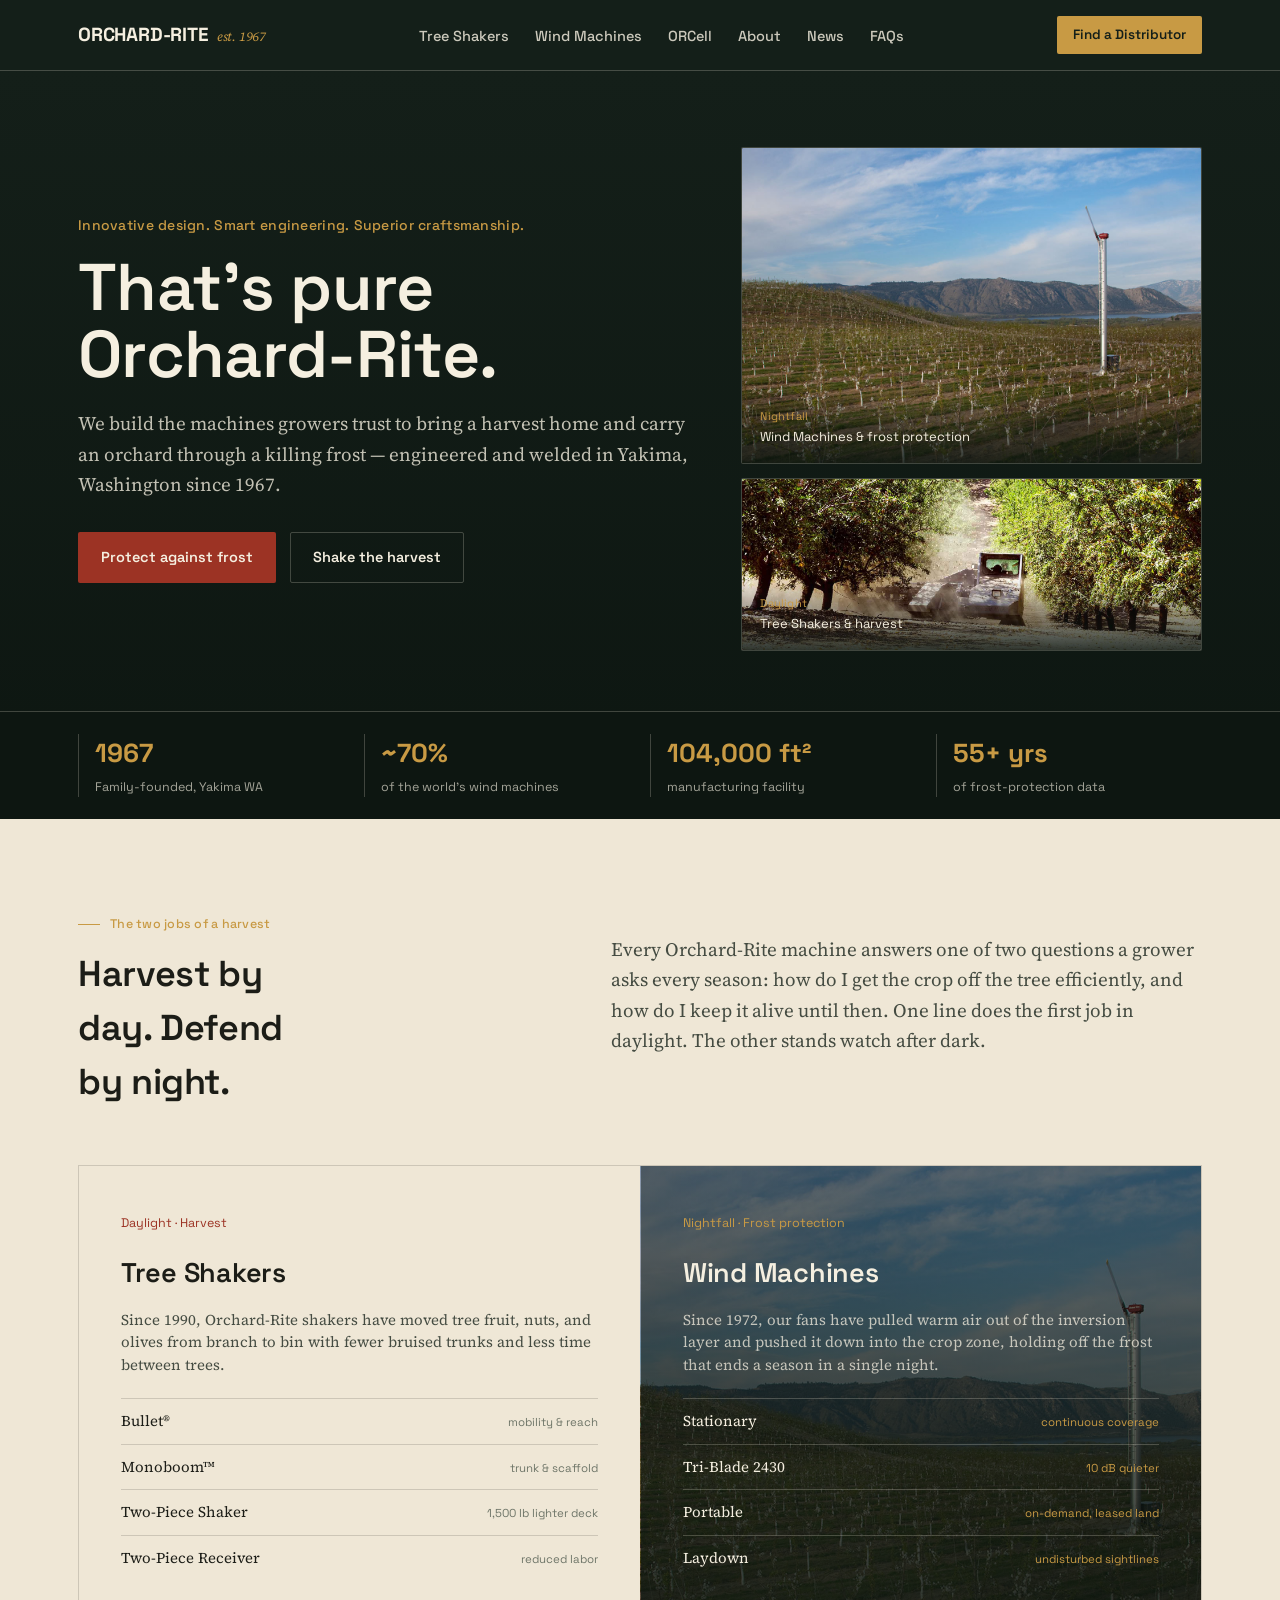
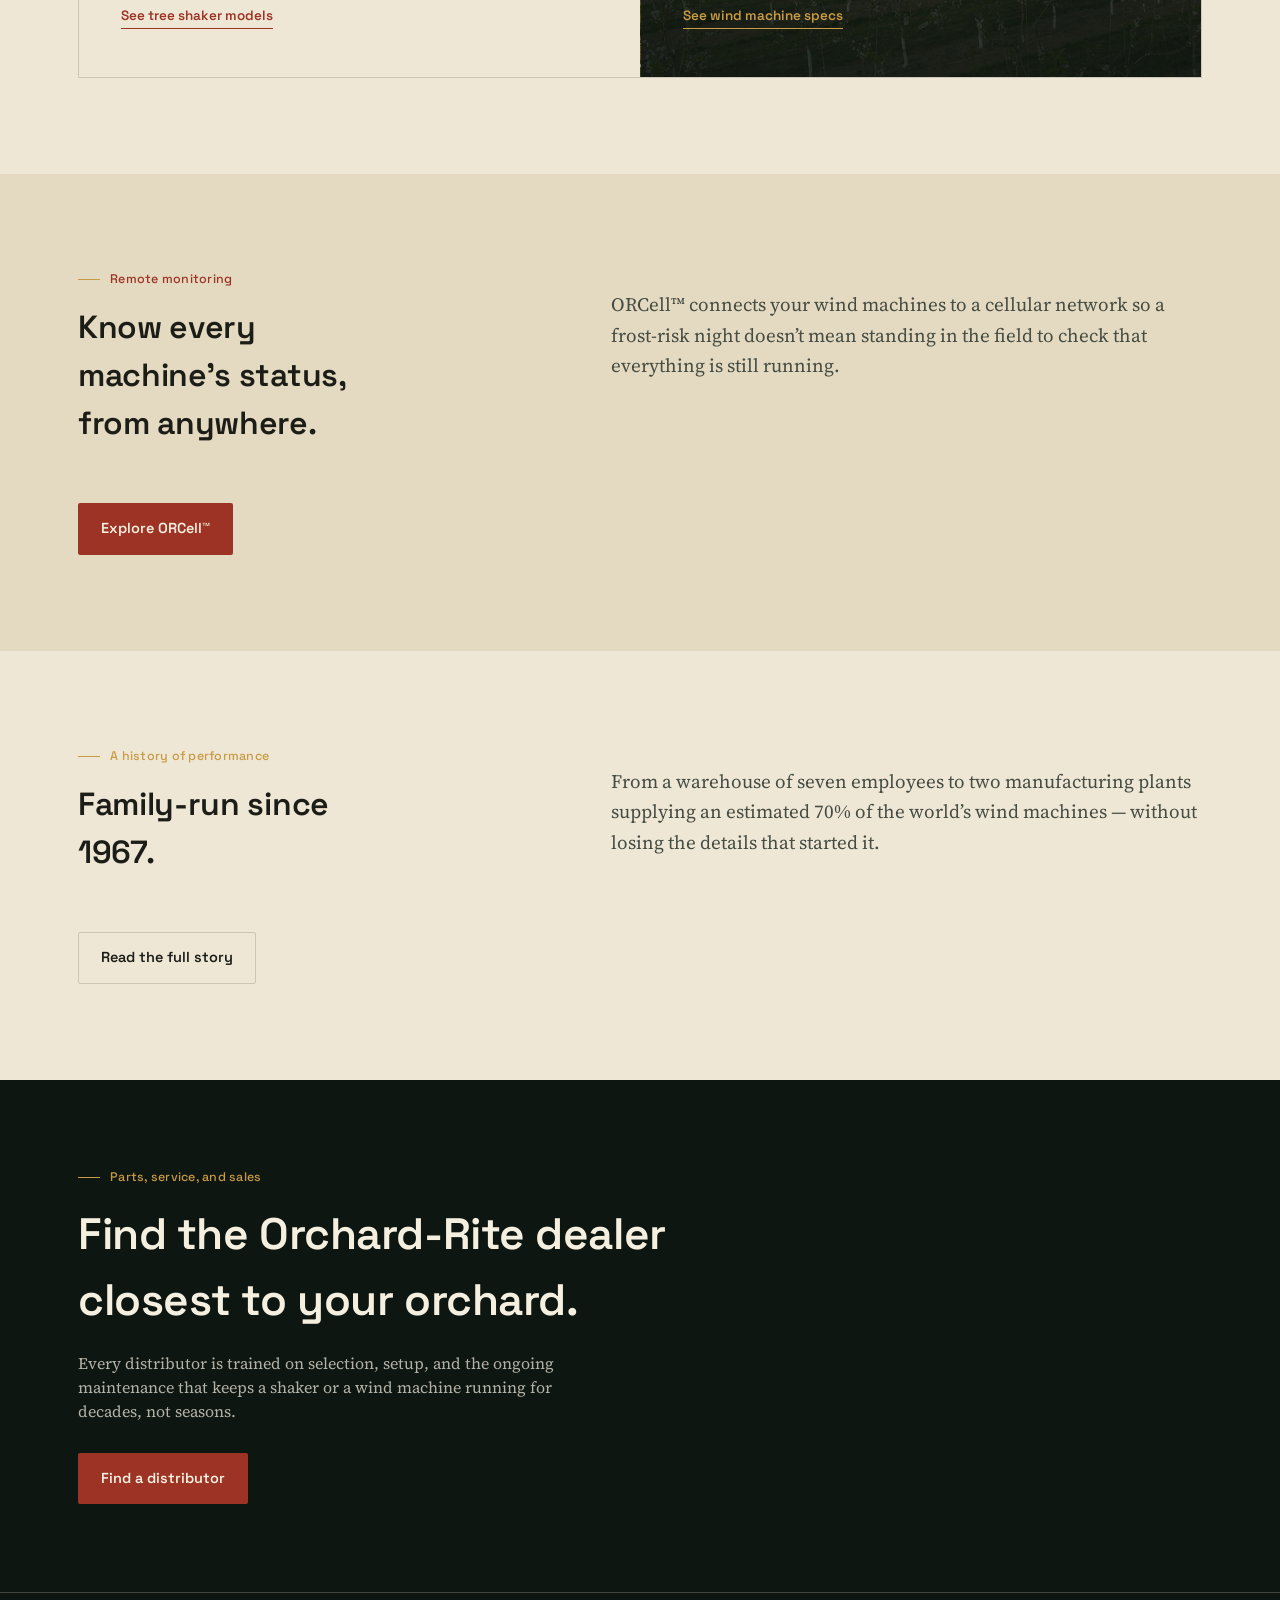
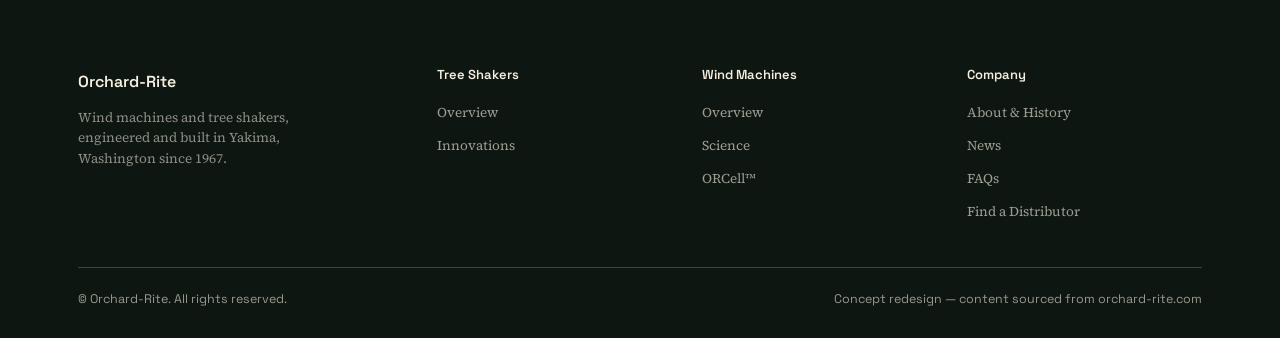
<file: index.html>
<!DOCTYPE html>
<html lang="en">
<head>
<meta charset="UTF-8">
<meta name="viewport" content="width=device-width, initial-scale=1.0">
<title>Orchard-Rite — Frost Protection & Harvest Equipment, Yakima WA</title>
<meta name="description" content="Orchard-Rite wind machines and tree shakers — frost protection and harvest equipment engineered and built in Yakima, Washington since 1967.">
<link rel="preconnect" href="https://fonts.googleapis.com">
<link rel="preconnect" href="https://fonts.gstatic.com" crossorigin>
<link href="https://fonts.googleapis.com/css2?family=Space+Grotesk:wght@400;500;600;700&family=Source+Serif+4:ital,opsz,wght@0,8..60,400;0,8..60,600;1,8..60,400;1,8..60,600&display=swap" rel="stylesheet">
<link rel="stylesheet" href="assets/style.css">
</head>
<body>
<header>
  <nav class="nav">
    <a class="brand" href="index.html">ORCHARD-RITE<small>est. 1967</small></a>
    <ul class="navlinks">
      <li><a href="tree-shakers.html">Tree Shakers</a></li>
      <li><a href="wind-machines.html">Wind Machines</a></li>
      <li><a href="orcell.html">ORCell</a></li>
      <li><a href="about.html">About</a></li>
      <li><a href="news.html">News</a></li>
      <li><a href="faqs.html">FAQs</a></li>
    </ul>
    <a class="navcta" href="contact.html">Find a Distributor</a>
    <button class="burger" aria-label="Menu">&#9776;</button>
  </nav>
</header>
<main>

<section class="hero" style="padding-bottom:0;">
  <div class="hero-grid">
    <div>
      <div class="tagline">Innovative design. Smart engineering. Superior craftsmanship.</div>
      <h1>That&#8217;s pure Orchard&#8209;Rite.</h1>
      <p class="lede">We build the machines growers trust to bring a harvest home and carry an orchard through a killing frost &mdash; engineered and welded in Yakima, Washington since 1967.</p>
      <div class="hero-ctas">
        <a class="btn btn-primary" href="wind-machines.html">Protect against frost</a>
        <a class="btn btn-ghost" href="tree-shakers.html">Shake the harvest</a>
      </div>
    </div>
    <div class="hero-media" aria-hidden="false">
      <div class="video-card main">
        <a class="card-link" href="wind-machines.html" aria-label="Wind Machines &amp; frost protection"></a>
        <video autoplay muted loop playsinline poster="assets/img/wind-machine-orchard.jpg">
          <source src="assets/video/wind-machine.mp4" type="video/mp4">
        </video>
        <div class="video-label"><span class="kicker">Nightfall</span>Wind Machines &amp; frost protection</div>
      </div>
      <div class="video-card sub">
        <a class="card-link" href="tree-shakers.html" aria-label="Tree Shakers &amp; harvest"></a>
        <video autoplay muted loop playsinline poster="assets/img/tree-shaker-orchard.jpg">
          <source src="assets/video/tree-shaker.mp4" type="video/mp4">
        </video>
        <div class="video-label"><span class="kicker">Daylight</span>Tree Shakers &amp; harvest</div>
      </div>
    </div>
  </div>
  <div class="hero-strip">
    <div class="strip-grid">
      <div class="strip-item"><span class="num">1967</span><span class="lab">Family-founded, Yakima WA</span></div>
      <div class="strip-item"><span class="num">~70%</span><span class="lab">of the world&#8217;s wind machines</span></div>
      <div class="strip-item"><span class="num">104,000 ft&sup2;</span><span class="lab">manufacturing facility</span></div>
      <div class="strip-item"><span class="num">55+ yrs</span><span class="lab">of frost-protection data</span></div>
    </div>
  </div>
</section>

<section>
  <div class="wrap">
    <div class="section-head">
      <div>
        <span class="eyebrow">The two jobs of a harvest</span>
        <h2 style="font-size:clamp(26px,3vw,36px); max-width:11ch;">Harvest by day. Defend by night.</h2>
      </div>
      <p class="lede" style="color:var(--steel-2);">Every Orchard-Rite machine answers one of two questions a grower asks every season: how do I get the crop off the tree efficiently, and how do I keep it alive until then. One line does the first job in daylight. The other stands watch after dark.</p>
    </div>
    <div class="split">
      <div class="split-panel">
        <span class="when">Daylight &middot; Harvest</span>
        <h3>Tree Shakers</h3>
        <p style="color:var(--steel-2); font-size:15px;">Since 1990, Orchard-Rite shakers have moved tree fruit, nuts, and olives from branch to bin with fewer bruised trunks and less time between trees.</p>
        <ul>
          <li>Bullet&reg; <span class="tag">mobility &amp; reach</span></li>
          <li>Monoboom&trade; <span class="tag">trunk &amp; scaffold</span></li>
          <li>Two-Piece Shaker <span class="tag">1,500 lb lighter deck</span></li>
          <li>Two-Piece Receiver <span class="tag">reduced labor</span></li>
        </ul>
        <a class="more" href="tree-shakers.html" style="color:var(--rust);">See tree shaker models</a>
      </div>
      <div class="split-panel dark has-photo" style="background-image:url('assets/img/wind-machine-orchard.jpg');">
        <span class="when">Nightfall &middot; Frost protection</span>
        <h3>Wind Machines</h3>
        <p style="color:rgba(245,239,224,0.75); font-size:15px;">Since 1972, our fans have pulled warm air out of the inversion layer and pushed it down into the crop zone, holding off the frost that ends a season in a single night.</p>
        <ul>
          <li>Stationary <span class="tag">continuous coverage</span></li>
          <li>Tri-Blade 2430 <span class="tag">10 dB quieter</span></li>
          <li>Portable <span class="tag">on-demand, leased land</span></li>
          <li>Laydown <span class="tag">undisturbed sightlines</span></li>
        </ul>
        <a class="more" href="wind-machines.html" style="color:var(--gold);">See wind machine specs</a>
      </div>
    </div>
  </div>
</section>

<section class="alt">
  <div class="wrap">
    <div class="section-head">
      <div>
        <span class="eyebrow rust">Remote monitoring</span>
        <h2 style="font-size:clamp(24px,2.8vw,32px); max-width:13ch;">Know every machine&#8217;s status, from anywhere.</h2>
      </div>
      <p class="lede" style="color:var(--steel-2);">ORCell&trade; connects your wind machines to a cellular network so a frost-risk night doesn&#8217;t mean standing in the field to check that everything is still running.</p>
    </div>
    <a class="btn btn-primary" href="orcell.html">Explore ORCell&trade;</a>
  </div>
</section>

<section>
  <div class="wrap">
    <div class="section-head">
      <div>
        <span class="eyebrow">A history of performance</span>
        <h2 style="font-size:clamp(24px,2.8vw,32px); max-width:13ch;">Family-run since 1967.</h2>
      </div>
      <p class="lede" style="color:var(--steel-2);">From a warehouse of seven employees to two manufacturing plants supplying an estimated 70% of the world&#8217;s wind machines &mdash; without losing the details that started it.</p>
    </div>
    <a class="btn btn-ghost" style="border-color:var(--line-light); color:var(--ink);" href="about.html">Read the full story</a>
  </div>
</section>

<section class="cta-band">
  <div class="wrap">
    <div class="cta-inner">
      <span class="eyebrow">Parts, service, and sales</span>
      <h2>Find the Orchard-Rite dealer closest to your orchard.</h2>
      <p>Every distributor is trained on selection, setup, and the ongoing maintenance that keeps a shaker or a wind machine running for decades, not seasons.</p>
      <a class="btn btn-primary" href="contact.html">Find a distributor</a>
    </div>
  </div>
</section>

</main>
<footer>
  <div class="wrap">
    <div class="foot-grid">
      <div>
        <h5 style="color:var(--cream); font-family:var(--grot); font-size:16px;">Orchard-Rite</h5>
        <p style="max-width:32ch; font-size:13.5px; color:rgba(245,239,224,0.55);">Wind machines and tree shakers, engineered and built in Yakima, Washington since 1967.</p>
      </div>
      <div>
        <h5>Tree Shakers</h5>
        <ul>
          <li><a href="tree-shakers.html">Overview</a></li>
          <li><a href="tree-shakers.html#innovations">Innovations</a></li>
        </ul>
      </div>
      <div>
        <h5>Wind Machines</h5>
        <ul>
          <li><a href="wind-machines.html">Overview</a></li>
          <li><a href="wind-machines.html#science">Science</a></li>
          <li><a href="orcell.html">ORCell&trade;</a></li>
        </ul>
      </div>
      <div>
        <h5>Company</h5>
        <ul>
          <li><a href="about.html">About &amp; History</a></li>
          <li><a href="news.html">News</a></li>
          <li><a href="faqs.html">FAQs</a></li>
          <li><a href="contact.html">Find a Distributor</a></li>
        </ul>
      </div>
    </div>
    <div class="foot-bottom">
      <span>&copy; Orchard-Rite. All rights reserved.</span>
      <span>Concept redesign &mdash; content sourced from orchard-rite.com</span>
    </div>
  </div>
</footer>
<script src="assets/script.js"></script>
</body>
</html>
</file>
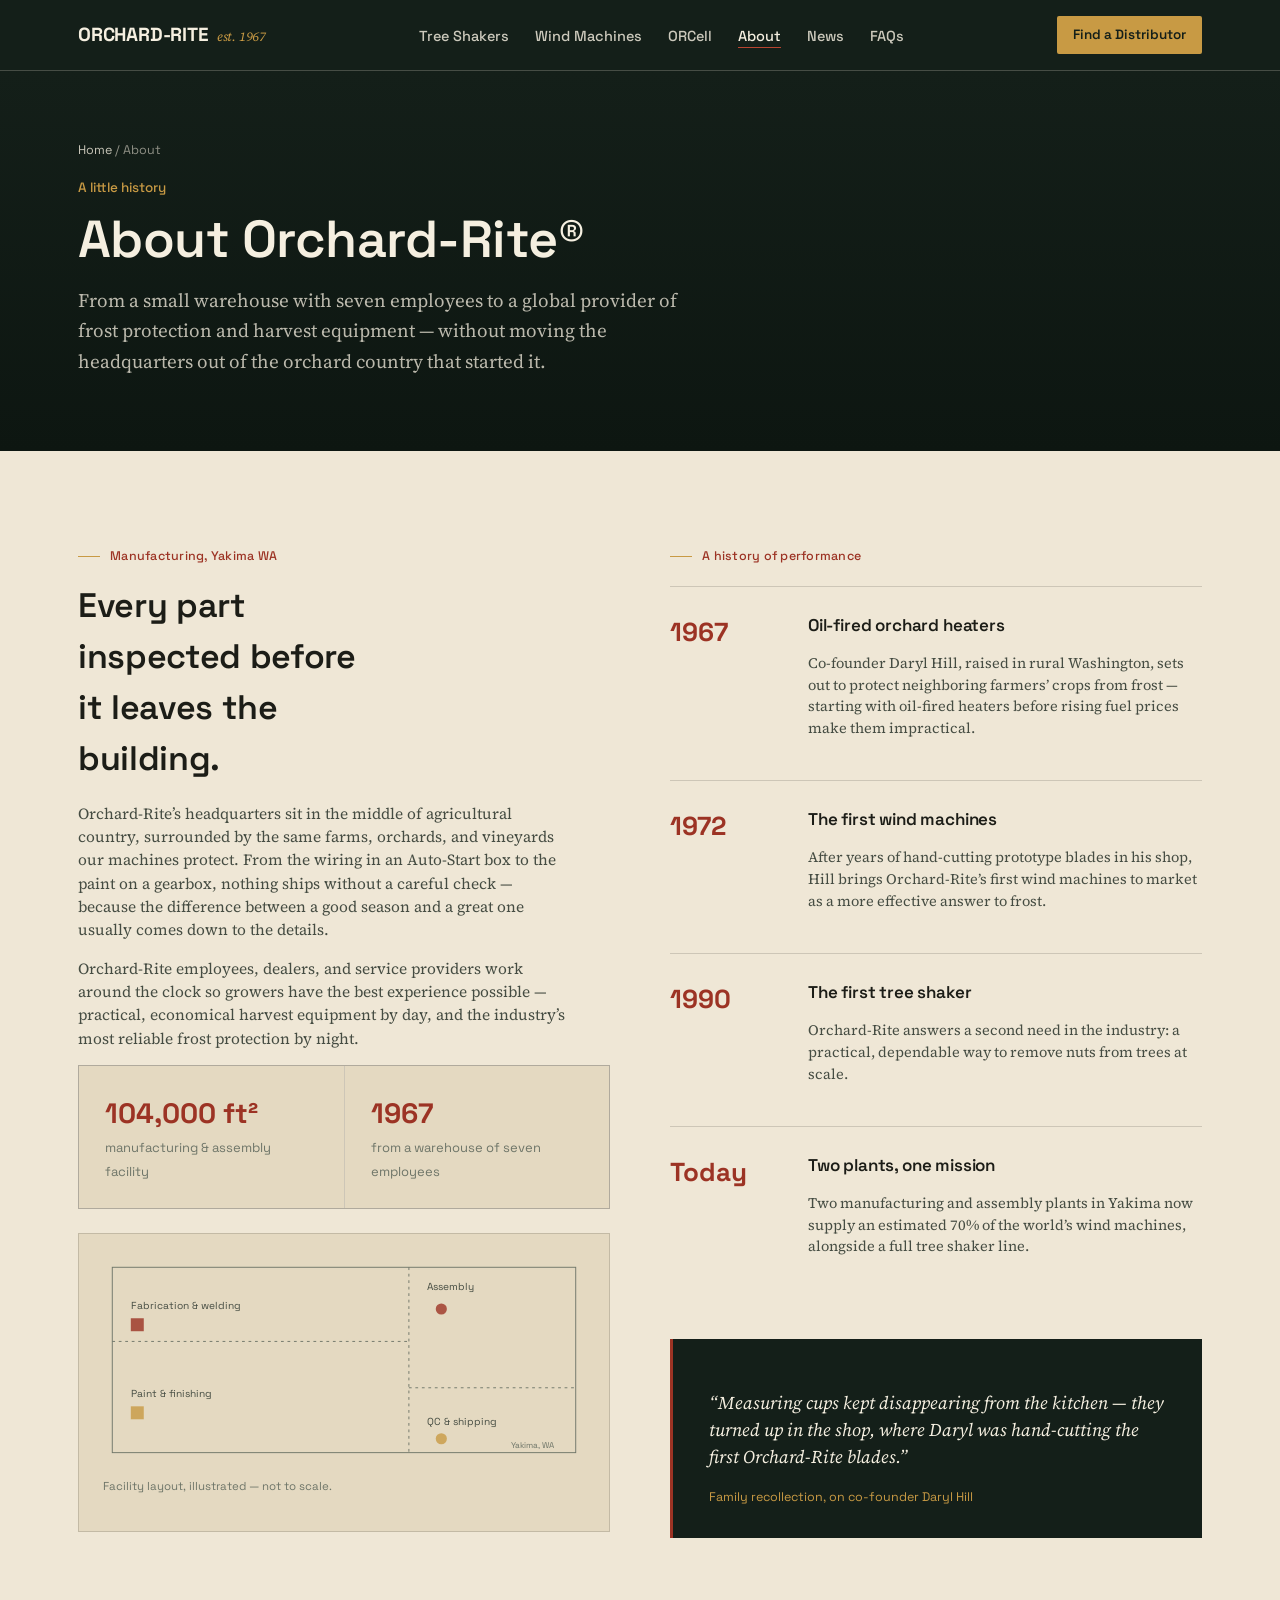
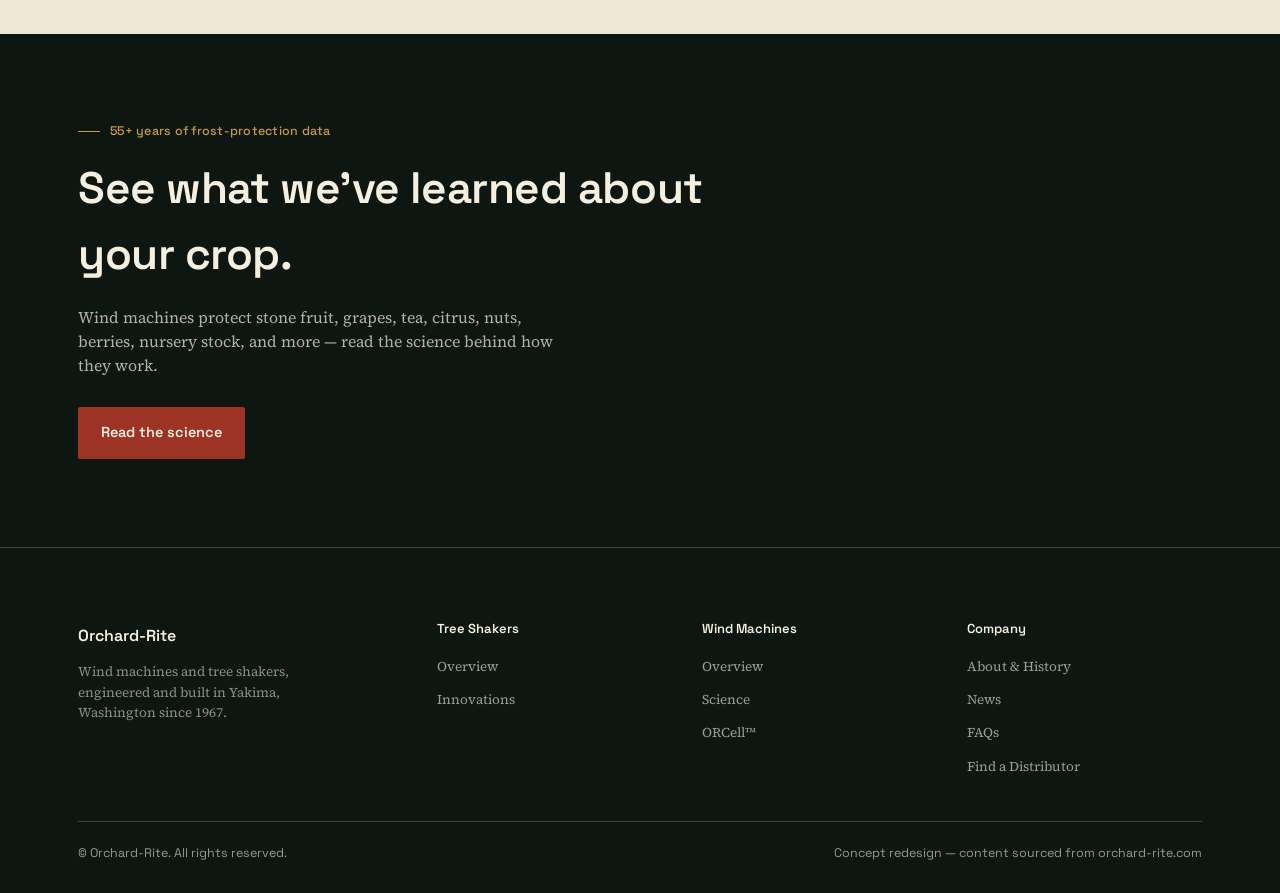
<file: about.html>
<!DOCTYPE html>
<html lang="en">
<head>
<meta charset="UTF-8">
<meta name="viewport" content="width=device-width, initial-scale=1.0">
<title>About Orchard-Rite — History & Manufacturing</title>
<meta name="description" content="Orchard-Rite's history since 1967: co-founder Daryl Hill, the first wind machines, the first tree shaker, and the 104,000 sq ft Yakima, WA manufacturing facility.">
<link rel="preconnect" href="https://fonts.googleapis.com">
<link rel="preconnect" href="https://fonts.gstatic.com" crossorigin>
<link href="https://fonts.googleapis.com/css2?family=Space+Grotesk:wght@400;500;600;700&family=Source+Serif+4:ital,opsz,wght@0,8..60,400;0,8..60,600;1,8..60,400;1,8..60,600&display=swap" rel="stylesheet">
<link rel="stylesheet" href="assets/style.css">
</head>
<body>
<header>
  <nav class="nav">
    <a class="brand" href="index.html">ORCHARD-RITE<small>est. 1967</small></a>
    <ul class="navlinks">
      <li><a href="tree-shakers.html">Tree Shakers</a></li>
      <li><a href="wind-machines.html">Wind Machines</a></li>
      <li><a href="orcell.html">ORCell</a></li>
      <li><a href="about.html" class="active">About</a></li>
      <li><a href="news.html">News</a></li>
      <li><a href="faqs.html">FAQs</a></li>
    </ul>
    <a class="navcta" href="contact.html">Find a Distributor</a>
    <button class="burger" aria-label="Menu">&#9776;</button>
  </nav>
</header>
<main>

<section class="page-hero">
  <div class="wrap">
    <div class="breadcrumb"><a href="index.html">Home</a> / About</div>
    <div class="tagline">A little history</div>
    <h1>About Orchard-Rite&reg;</h1>
    <p class="lede">From a small warehouse with seven employees to a global provider of frost protection and harvest equipment &mdash; without moving the headquarters out of the orchard country that started it.</p>
  </div>
</section>

<section id="manufacturing">
  <div class="wrap">
    <div class="mfg-grid">
      <div>
        <span class="eyebrow rust">Manufacturing, Yakima WA</span>
        <h2 style="font-size:clamp(26px,3vw,34px); max-width:14ch;">Every part inspected before it leaves the building.</h2>
        <p style="color:var(--steel-2); font-size:15.5px; margin-top:18px;">Orchard-Rite&#8217;s headquarters sit in the middle of agricultural country, surrounded by the same farms, orchards, and vineyards our machines protect. From the wiring in an Auto-Start box to the paint on a gearbox, nothing ships without a careful check &mdash; because the difference between a good season and a great one usually comes down to the details.</p>
        <p style="color:var(--steel-2); font-size:15.5px;">Orchard-Rite employees, dealers, and service providers work around the clock so growers have the best experience possible &mdash; practical, economical harvest equipment by day, and the industry&#8217;s most reliable frost protection by night.</p>
        <div class="mfg-figures">
          <div class="mfg-fig"><span class="num">104,000 ft&sup2;</span><span class="lab">manufacturing &amp; assembly facility</span></div>
          <div class="mfg-fig"><span class="num">1967</span><span class="lab">from a warehouse of seven employees</span></div>
        </div>
        <div style="border:1px solid var(--line-light); padding:24px; margin-top:24px; background:var(--paper-2);">
          <svg viewBox="0 0 520 220" xmlns="http://www.w3.org/2000/svg" style="width:100%; height:auto;">
            <rect x="10" y="10" width="500" height="200" fill="none" stroke="var(--steel)" stroke-width="1"/>
            <line x1="10" y1="90" x2="330" y2="90" stroke="var(--steel)" stroke-dasharray="3 4"/>
            <line x1="330" y1="10" x2="330" y2="210" stroke="var(--steel)" stroke-dasharray="3 4"/>
            <line x1="330" y1="140" x2="510" y2="140" stroke="var(--steel)" stroke-dasharray="3 4"/>
            <text x="30" y="55" font-family="Space Grotesk" font-size="11" fill="var(--steel-2)">Fabrication &amp; welding</text>
            <text x="30" y="150" font-family="Space Grotesk" font-size="11" fill="var(--steel-2)">Paint &amp; finishing</text>
            <text x="350" y="35" font-family="Space Grotesk" font-size="11" fill="var(--steel-2)">Assembly</text>
            <text x="350" y="180" font-family="Space Grotesk" font-size="11" fill="var(--steel-2)">QC &amp; shipping</text>
            <rect x="30" y="65" width="14" height="14" fill="var(--rust)" opacity="0.8"/>
            <rect x="30" y="160" width="14" height="14" fill="var(--gold)" opacity="0.8"/>
            <circle cx="365" cy="55" r="6" fill="var(--rust)" opacity="0.8"/>
            <circle cx="365" cy="195" r="6" fill="var(--gold)" opacity="0.8"/>
            <text x="440" y="205" font-family="Space Grotesk" font-size="9" fill="var(--steel)">Yakima, WA</text>
          </svg>
          <p style="font-family:var(--grot); font-size:11.5px; color:var(--steel); margin-top:10px; max-width:none;">Facility layout, illustrated &mdash; not to scale.</p>
        </div>
      </div>
      <div id="history">
        <span class="eyebrow rust">A history of performance</span>
        <div class="timeline">
          <div class="tl-row">
            <div class="tl-year">1967</div>
            <div><h4>Oil-fired orchard heaters</h4><p>Co-founder Daryl Hill, raised in rural Washington, sets out to protect neighboring farmers&#8217; crops from frost &mdash; starting with oil-fired heaters before rising fuel prices make them impractical.</p></div>
          </div>
          <div class="tl-row">
            <div class="tl-year">1972</div>
            <div><h4>The first wind machines</h4><p>After years of hand-cutting prototype blades in his shop, Hill brings Orchard-Rite&#8217;s first wind machines to market as a more effective answer to frost.</p></div>
          </div>
          <div class="tl-row">
            <div class="tl-year">1990</div>
            <div><h4>The first tree shaker</h4><p>Orchard-Rite answers a second need in the industry: a practical, dependable way to remove nuts from trees at scale.</p></div>
          </div>
          <div class="tl-row">
            <div class="tl-year">Today</div>
            <div><h4>Two plants, one mission</h4><p>Two manufacturing and assembly plants in Yakima now supply an estimated 70% of the world&#8217;s wind machines, alongside a full tree shaker line.</p></div>
          </div>
        </div>
        <div class="founder-quote">
          <p>&#8220;Measuring cups kept disappearing from the kitchen &mdash; they turned up in the shop, where Daryl was hand-cutting the first Orchard-Rite blades.&#8221;</p>
          <span class="att">Family recollection, on co-founder Daryl Hill</span>
        </div>
      </div>
    </div>
  </div>
</section>

<section class="cta-band">
  <div class="wrap">
    <div class="cta-inner">
      <span class="eyebrow">55+ years of frost-protection data</span>
      <h2>See what we&#8217;ve learned about your crop.</h2>
      <p>Wind machines protect stone fruit, grapes, tea, citrus, nuts, berries, nursery stock, and more &mdash; read the science behind how they work.</p>
      <a class="btn btn-primary" href="wind-machines.html#science">Read the science</a>
    </div>
  </div>
</section>

</main>
<footer>
  <div class="wrap">
    <div class="foot-grid">
      <div>
        <h5 style="color:var(--cream); font-family:var(--grot); font-size:16px;">Orchard-Rite</h5>
        <p style="max-width:32ch; font-size:13.5px; color:rgba(245,239,224,0.55);">Wind machines and tree shakers, engineered and built in Yakima, Washington since 1967.</p>
      </div>
      <div>
        <h5>Tree Shakers</h5>
        <ul>
          <li><a href="tree-shakers.html">Overview</a></li>
          <li><a href="tree-shakers.html#innovations">Innovations</a></li>
        </ul>
      </div>
      <div>
        <h5>Wind Machines</h5>
        <ul>
          <li><a href="wind-machines.html">Overview</a></li>
          <li><a href="wind-machines.html#science">Science</a></li>
          <li><a href="orcell.html">ORCell&trade;</a></li>
        </ul>
      </div>
      <div>
        <h5>Company</h5>
        <ul>
          <li><a href="about.html">About &amp; History</a></li>
          <li><a href="news.html">News</a></li>
          <li><a href="faqs.html">FAQs</a></li>
          <li><a href="contact.html">Find a Distributor</a></li>
        </ul>
      </div>
    </div>
    <div class="foot-bottom">
      <span>&copy; Orchard-Rite. All rights reserved.</span>
      <span>Concept redesign &mdash; content sourced from orchard-rite.com</span>
    </div>
  </div>
</footer>
<script src="assets/script.js"></script>
</body>
</html>
</file>
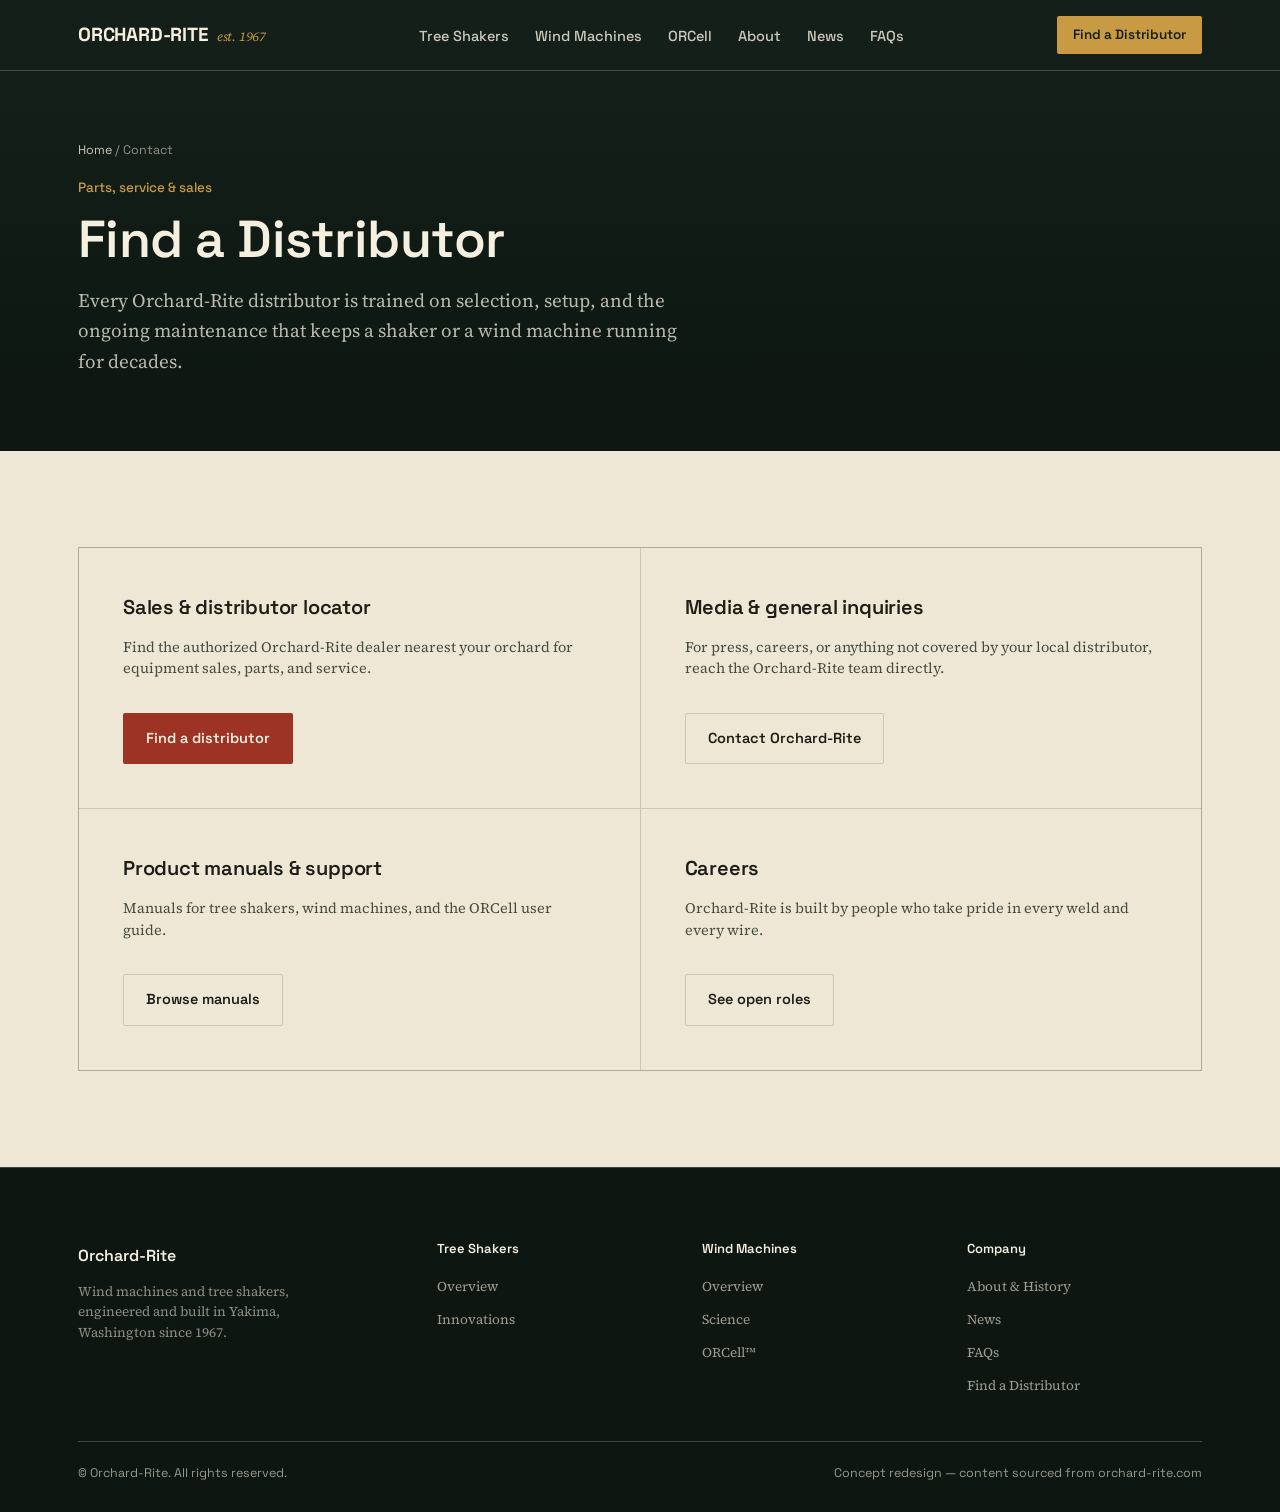
<file: contact.html>
<!DOCTYPE html>
<html lang="en">
<head>
<meta charset="UTF-8">
<meta name="viewport" content="width=device-width, initial-scale=1.0">
<title>Contact & Find a Distributor — Orchard-Rite</title>
<meta name="description" content="Find an authorized Orchard-Rite distributor for wind machine and tree shaker sales, parts, and service, or reach Orchard-Rite directly.">
<link rel="preconnect" href="https://fonts.googleapis.com">
<link rel="preconnect" href="https://fonts.gstatic.com" crossorigin>
<link href="https://fonts.googleapis.com/css2?family=Space+Grotesk:wght@400;500;600;700&family=Source+Serif+4:ital,opsz,wght@0,8..60,400;0,8..60,600;1,8..60,400;1,8..60,600&display=swap" rel="stylesheet">
<link rel="stylesheet" href="assets/style.css">
</head>
<body>
<header>
  <nav class="nav">
    <a class="brand" href="index.html">ORCHARD-RITE<small>est. 1967</small></a>
    <ul class="navlinks">
      <li><a href="tree-shakers.html">Tree Shakers</a></li>
      <li><a href="wind-machines.html">Wind Machines</a></li>
      <li><a href="orcell.html">ORCell</a></li>
      <li><a href="about.html">About</a></li>
      <li><a href="news.html">News</a></li>
      <li><a href="faqs.html">FAQs</a></li>
    </ul>
    <a class="navcta" href="contact.html">Find a Distributor</a>
    <button class="burger" aria-label="Menu">&#9776;</button>
  </nav>
</header>
<main>

<section class="page-hero">
  <div class="wrap">
    <div class="breadcrumb"><a href="index.html">Home</a> / Contact</div>
    <div class="tagline">Parts, service &amp; sales</div>
    <h1>Find a Distributor</h1>
    <p class="lede">Every Orchard-Rite distributor is trained on selection, setup, and the ongoing maintenance that keeps a shaker or a wind machine running for decades.</p>
  </div>
</section>

<section>
  <div class="wrap">
    <div class="contact-grid">
      <div class="contact-panel">
        <h3>Sales &amp; distributor locator</h3>
        <p>Find the authorized Orchard-Rite dealer nearest your orchard for equipment sales, parts, and service.</p>
        <a class="btn btn-primary" href="https://orchard-rite.com/locations" target="_blank" rel="noopener">Find a distributor</a>
      </div>
      <div class="contact-panel">
        <h3>Media &amp; general inquiries</h3>
        <p>For press, careers, or anything not covered by your local distributor, reach the Orchard-Rite team directly.</p>
        <a class="btn btn-ghost" style="border-color:var(--line-light); color:var(--ink);" href="https://orchard-rite.com/contact" target="_blank" rel="noopener">Contact Orchard-Rite</a>
      </div>
      <div class="contact-panel">
        <h3>Product manuals &amp; support</h3>
        <p>Manuals for tree shakers, wind machines, and the ORCell user guide.</p>
        <a class="btn btn-ghost" style="border-color:var(--line-light); color:var(--ink);" href="https://orchard-rite.com/product-manuals" target="_blank" rel="noopener">Browse manuals</a>
      </div>
      <div class="contact-panel">
        <h3>Careers</h3>
        <p>Orchard-Rite is built by people who take pride in every weld and every wire.</p>
        <a class="btn btn-ghost" style="border-color:var(--line-light); color:var(--ink);" href="https://www.indeed.com/cmp/Pacific-Distributing/jobs" target="_blank" rel="noopener">See open roles</a>
      </div>
    </div>
  </div>
</section>

</main>
<footer>
  <div class="wrap">
    <div class="foot-grid">
      <div>
        <h5 style="color:var(--cream); font-family:var(--grot); font-size:16px;">Orchard-Rite</h5>
        <p style="max-width:32ch; font-size:13.5px; color:rgba(245,239,224,0.55);">Wind machines and tree shakers, engineered and built in Yakima, Washington since 1967.</p>
      </div>
      <div>
        <h5>Tree Shakers</h5>
        <ul>
          <li><a href="tree-shakers.html">Overview</a></li>
          <li><a href="tree-shakers.html#innovations">Innovations</a></li>
        </ul>
      </div>
      <div>
        <h5>Wind Machines</h5>
        <ul>
          <li><a href="wind-machines.html">Overview</a></li>
          <li><a href="wind-machines.html#science">Science</a></li>
          <li><a href="orcell.html">ORCell&trade;</a></li>
        </ul>
      </div>
      <div>
        <h5>Company</h5>
        <ul>
          <li><a href="about.html">About &amp; History</a></li>
          <li><a href="news.html">News</a></li>
          <li><a href="faqs.html">FAQs</a></li>
          <li><a href="contact.html">Find a Distributor</a></li>
        </ul>
      </div>
    </div>
    <div class="foot-bottom">
      <span>&copy; Orchard-Rite. All rights reserved.</span>
      <span>Concept redesign &mdash; content sourced from orchard-rite.com</span>
    </div>
  </div>
</footer>
<script src="assets/script.js"></script>
</body>
</html>
</file>
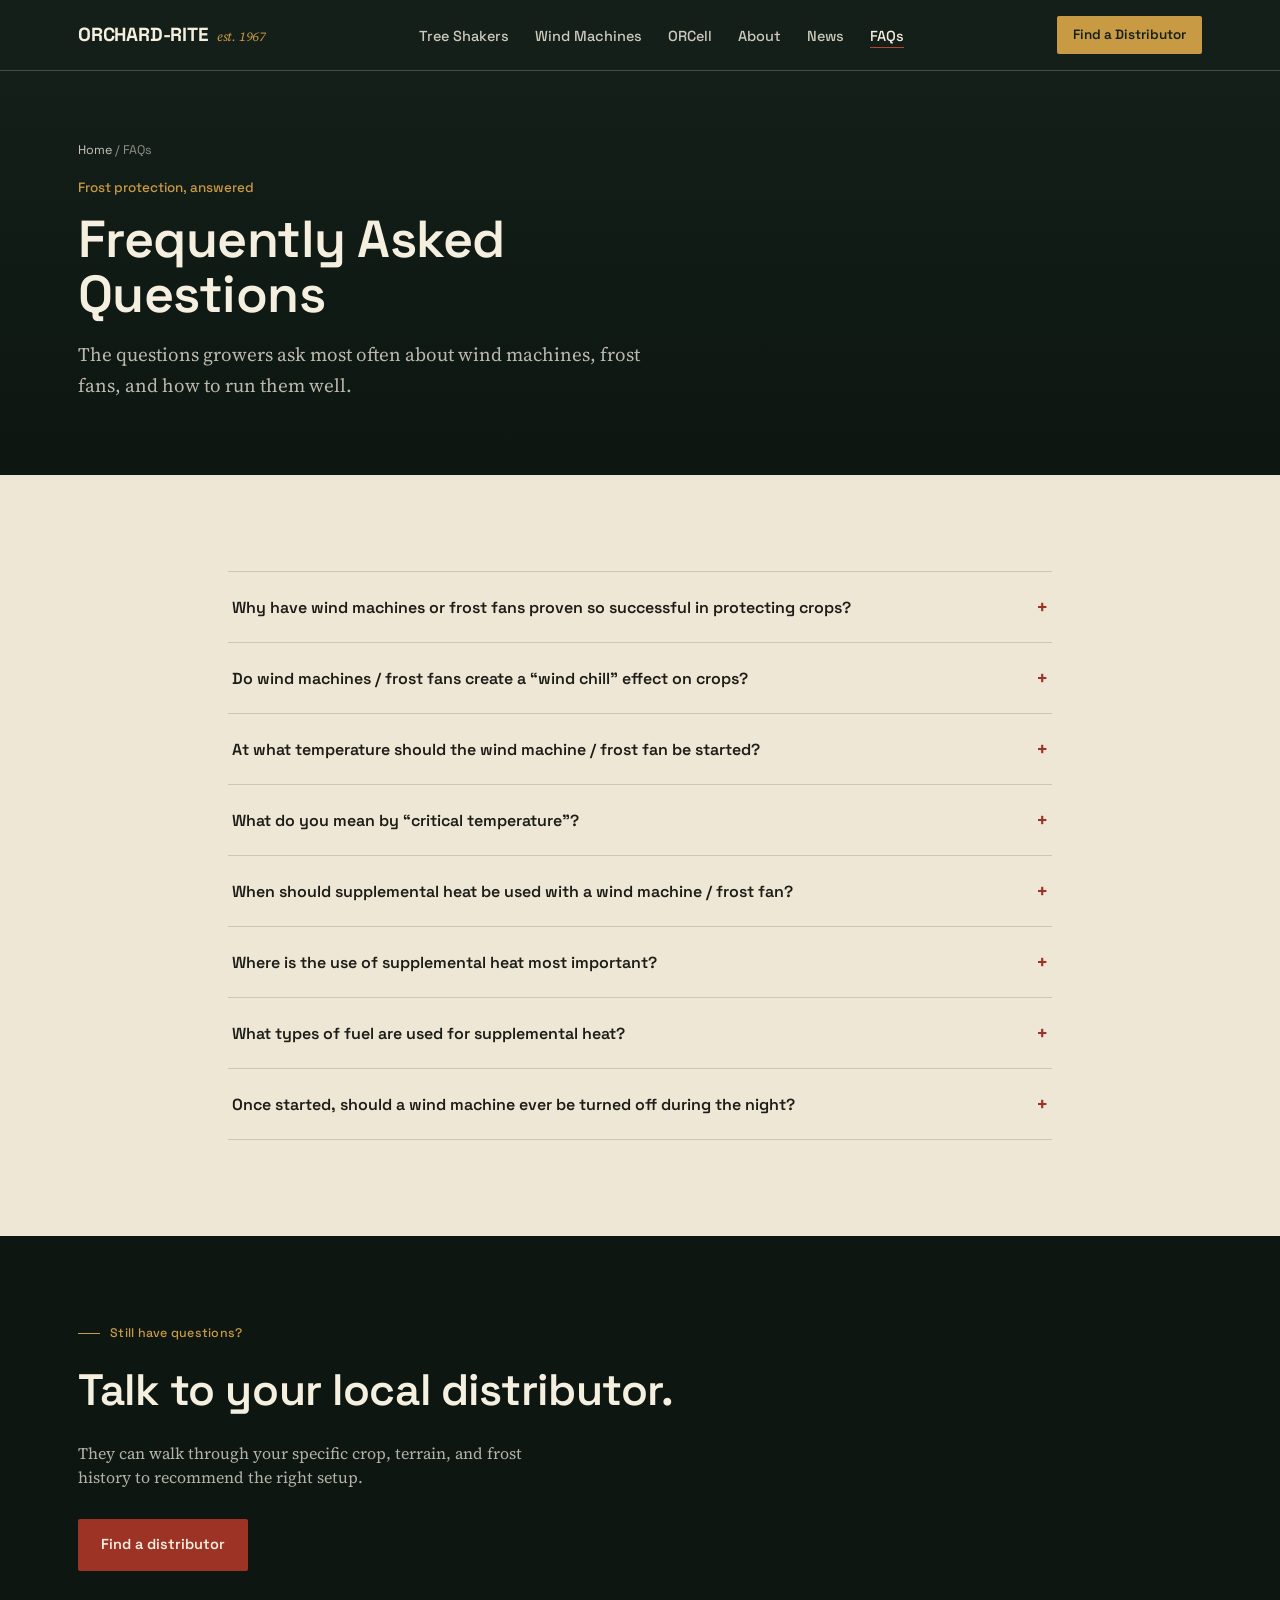
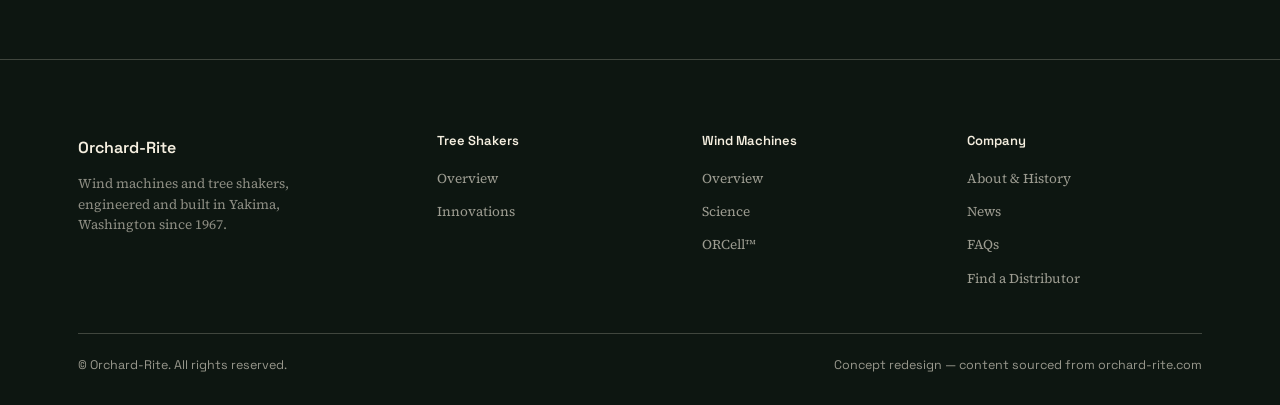
<file: faqs.html>
<!DOCTYPE html>
<html lang="en">
<head>
<meta charset="UTF-8">
<meta name="viewport" content="width=device-width, initial-scale=1.0">
<title>FAQs — Orchard-Rite Wind Machines</title>
<meta name="description" content="Answers to common questions about wind machines and frost fans: critical temperature, supplemental heat, when to start and stop machines, and more.">
<link rel="preconnect" href="https://fonts.googleapis.com">
<link rel="preconnect" href="https://fonts.gstatic.com" crossorigin>
<link href="https://fonts.googleapis.com/css2?family=Space+Grotesk:wght@400;500;600;700&family=Source+Serif+4:ital,opsz,wght@0,8..60,400;0,8..60,600;1,8..60,400;1,8..60,600&display=swap" rel="stylesheet">
<link rel="stylesheet" href="assets/style.css">
</head>
<body>
<header>
  <nav class="nav">
    <a class="brand" href="index.html">ORCHARD-RITE<small>est. 1967</small></a>
    <ul class="navlinks">
      <li><a href="tree-shakers.html">Tree Shakers</a></li>
      <li><a href="wind-machines.html">Wind Machines</a></li>
      <li><a href="orcell.html">ORCell</a></li>
      <li><a href="about.html">About</a></li>
      <li><a href="news.html">News</a></li>
      <li><a href="faqs.html" class="active">FAQs</a></li>
    </ul>
    <a class="navcta" href="contact.html">Find a Distributor</a>
    <button class="burger" aria-label="Menu">&#9776;</button>
  </nav>
</header>
<main>

<section class="page-hero">
  <div class="wrap">
    <div class="breadcrumb"><a href="index.html">Home</a> / FAQs</div>
    <div class="tagline">Frost protection, answered</div>
    <h1>Frequently Asked Questions</h1>
    <p class="lede">The questions growers ask most often about wind machines, frost fans, and how to run them well.</p>
  </div>
</section>

<section>
  <div class="wrap" style="max-width:880px;">
<div class="faq-item">
      <button class="faq-q"><span>Why have wind machines or frost fans proven so successful in protecting crops?</span><span class="plus">+</span></button>
      <div class="faq-a"><div class="faq-a-inner"><p><strong>You gain an advantage in numbers.</strong> Wind machines and frost fans can be deployed in far greater numbers than overhead sprinklers, heaters, or air drains.</p>
    <p><strong>They protect crops by raising temperatures.</strong> On radiation-cooling nights, they pull down warmer air and ventilate the growing area, preventing cold air from pooling and preventing buds from supercooling &mdash; by up to 4&deg;F (2.2&deg;C) on still, clear nights.</p>
    <p><strong>They duplicate nature&#8217;s own protection: the wind.</strong> Crop damage happens when the wind stops. Generating air flow prevents that.</p>
    <p><strong>They&#8217;re easy to manage</strong> &mdash; available on demand, programmable to start and stop as conditions change, and movable to new blocks when replanting takes place.</p></div></div>
    </div><div class="faq-item">
      <button class="faq-q"><span>Do wind machines / frost fans create a &#8220;wind chill&#8221; effect on crops?</span><span class="plus">+</span></button>
      <div class="faq-a"><div class="faq-a-inner"><p>No &mdash; the opposite. On cold, calm nights, plant surfaces radiate heat and become colder than the surrounding air. Wind machines warm those surfaces by moving air across them every five minutes.</p></div></div>
    </div><div class="faq-item">
      <button class="faq-q"><span>At what temperature should the wind machine / frost fan be started?</span><span class="plus">+</span></button>
      <div class="faq-a"><div class="faq-a-inner"><p>We recommend starting your frost protection equipment 4&deg;F (2.2&deg;C) above the critical temperature for the crop being protected.</p></div></div>
    </div><div class="faq-item">
      <button class="faq-q"><span>What do you mean by &#8220;critical temperature&#8221;?</span><span class="plus">+</span></button>
      <div class="faq-a"><div class="faq-a-inner"><p>The temperature expected to inflict at least 10% mortality in the buds, fruits, canes, or wood, depending on the crop. For tree fruit like apples, pears, peaches, or apricots, published bud-stage tables identify the expected 10% kill temperature. Where those don&#8217;t apply, freezer testing of wood can determine it.</p></div></div>
    </div><div class="faq-item">
      <button class="faq-q"><span>When should supplemental heat be used with a wind machine / frost fan?</span><span class="plus">+</span></button>
      <div class="faq-a"><div class="faq-a-inner"><p>On nights when the forecasted low is more than 4&deg;F (2.2&deg;C) below the critical temperature &mdash; especially when skies clear early, wind dies early, and the dew point runs 5&deg;+ (2.75&deg;+ C) below critical. The wind machine circulates that heat through the block and between machines to keep it from dissipating.</p></div></div>
    </div><div class="faq-item">
      <button class="faq-q"><span>Where is the use of supplemental heat most important?</span><span class="plus">+</span></button>
      <div class="faq-a"><div class="faq-a-inner"><p>On the side of the block where cold air infiltrates the protection zone &mdash; behind ditch banks, road beds, and low areas. Without it, temperatures on the drift edge fall as the machine struggles to keep the zone above critical.</p></div></div>
    </div><div class="faq-item">
      <button class="faq-q"><span>What types of fuel are used for supplemental heat?</span><span class="plus">+</span></button>
      <div class="faq-a"><div class="faq-a-inner"><ul>
      <li><strong>Under-tree sprinklers</strong> &mdash; running large blocks (5+ acres) at roughly 40 GPM/acre gives an additional ~2&deg;F (1.1&deg;C) of lift.</li>
      <li><strong>Heaters</strong> &mdash; diesel, propane, wood, coal, or hay-fired pots can add another 2&ndash;4&deg;F (1.1&ndash;2.2&deg;C) of lift, depending on the system.</li>
    </ul></div></div>
    </div><div class="faq-item">
      <button class="faq-q"><span>Once started, should a wind machine ever be turned off during the night?</span><span class="plus">+</span></button>
      <div class="faq-a"><div class="faq-a-inner"><p>Yes &mdash; if the temperature rises 4&deg;F (2.2&deg;C) above critical (clouds moving in) or wind reaches a steady 10+ MPH (16+ KPH), the wind itself is providing equivalent protection.</p>
    <p>If conditions stay clear with variable wind, keep the machines running even at temperatures well below critical &mdash; they&#8217;re still preventing supercooling.</p></div></div>
    </div>
  </div>
</section>

<section class="cta-band">
  <div class="wrap">
    <div class="cta-inner">
      <span class="eyebrow">Still have questions?</span>
      <h2>Talk to your local distributor.</h2>
      <p>They can walk through your specific crop, terrain, and frost history to recommend the right setup.</p>
      <a class="btn btn-primary" href="contact.html">Find a distributor</a>
    </div>
  </div>
</section>

</main>
<footer>
  <div class="wrap">
    <div class="foot-grid">
      <div>
        <h5 style="color:var(--cream); font-family:var(--grot); font-size:16px;">Orchard-Rite</h5>
        <p style="max-width:32ch; font-size:13.5px; color:rgba(245,239,224,0.55);">Wind machines and tree shakers, engineered and built in Yakima, Washington since 1967.</p>
      </div>
      <div>
        <h5>Tree Shakers</h5>
        <ul>
          <li><a href="tree-shakers.html">Overview</a></li>
          <li><a href="tree-shakers.html#innovations">Innovations</a></li>
        </ul>
      </div>
      <div>
        <h5>Wind Machines</h5>
        <ul>
          <li><a href="wind-machines.html">Overview</a></li>
          <li><a href="wind-machines.html#science">Science</a></li>
          <li><a href="orcell.html">ORCell&trade;</a></li>
        </ul>
      </div>
      <div>
        <h5>Company</h5>
        <ul>
          <li><a href="about.html">About &amp; History</a></li>
          <li><a href="news.html">News</a></li>
          <li><a href="faqs.html">FAQs</a></li>
          <li><a href="contact.html">Find a Distributor</a></li>
        </ul>
      </div>
    </div>
    <div class="foot-bottom">
      <span>&copy; Orchard-Rite. All rights reserved.</span>
      <span>Concept redesign &mdash; content sourced from orchard-rite.com</span>
    </div>
  </div>
</footer>
<script src="assets/script.js"></script>
</body>
</html>
</file>
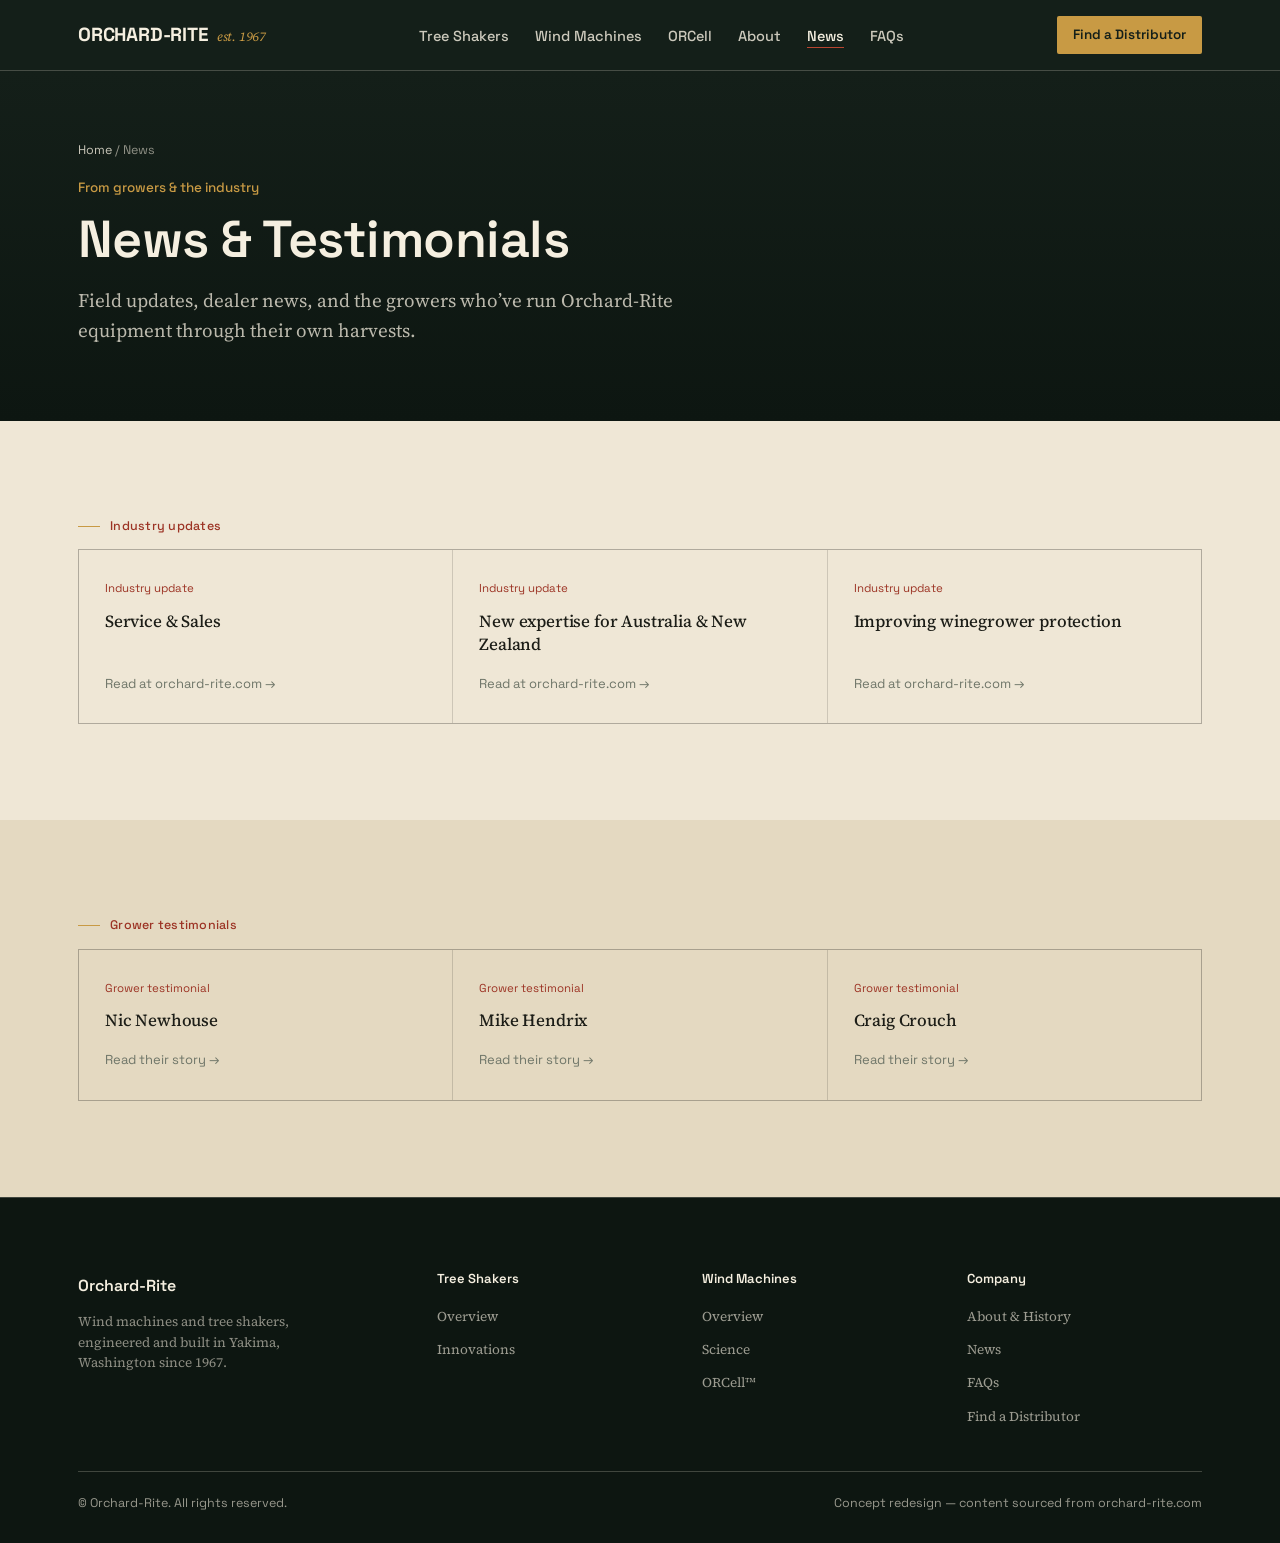
<file: news.html>
<!DOCTYPE html>
<html lang="en">
<head>
<meta charset="UTF-8">
<meta name="viewport" content="width=device-width, initial-scale=1.0">
<title>News & Testimonials — Orchard-Rite</title>
<meta name="description" content="Industry updates and grower testimonials from Orchard-Rite, maker of wind machines and tree shakers.">
<link rel="preconnect" href="https://fonts.googleapis.com">
<link rel="preconnect" href="https://fonts.gstatic.com" crossorigin>
<link href="https://fonts.googleapis.com/css2?family=Space+Grotesk:wght@400;500;600;700&family=Source+Serif+4:ital,opsz,wght@0,8..60,400;0,8..60,600;1,8..60,400;1,8..60,600&display=swap" rel="stylesheet">
<link rel="stylesheet" href="assets/style.css">
</head>
<body>
<header>
  <nav class="nav">
    <a class="brand" href="index.html">ORCHARD-RITE<small>est. 1967</small></a>
    <ul class="navlinks">
      <li><a href="tree-shakers.html">Tree Shakers</a></li>
      <li><a href="wind-machines.html">Wind Machines</a></li>
      <li><a href="orcell.html">ORCell</a></li>
      <li><a href="about.html">About</a></li>
      <li><a href="news.html" class="active">News</a></li>
      <li><a href="faqs.html">FAQs</a></li>
    </ul>
    <a class="navcta" href="contact.html">Find a Distributor</a>
    <button class="burger" aria-label="Menu">&#9776;</button>
  </nav>
</header>
<main>

<section class="page-hero">
  <div class="wrap">
    <div class="breadcrumb"><a href="index.html">Home</a> / News</div>
    <div class="tagline">From growers &amp; the industry</div>
    <h1>News &amp; Testimonials</h1>
    <p class="lede">Field updates, dealer news, and the growers who&#8217;ve run Orchard-Rite equipment through their own harvests.</p>
  </div>
</section>

<section id="industry">
  <div class="wrap">
    <span class="eyebrow rust">Industry updates</span>
    <div class="news-grid">
      <div class="news-card">
        <a href="https://orchard-rite.com/news/service-sales" target="_blank" rel="noopener">
          <span class="kicker">Industry update</span><h4>Service &amp; Sales</h4>
        </a>
        <span class="arrow">Read at orchard-rite.com &rarr;</span>
      </div>
      <div class="news-card">
        <a href="https://orchard-rite.com/news/new-expertise-for-aus-and-nz" target="_blank" rel="noopener">
          <span class="kicker">Industry update</span><h4>New expertise for Australia &amp; New Zealand</h4>
        </a>
        <span class="arrow">Read at orchard-rite.com &rarr;</span>
      </div>
      <div class="news-card">
        <a href="https://orchard-rite.com/news/iimproving-winegrower-protection" target="_blank" rel="noopener">
          <span class="kicker">Industry update</span><h4>Improving winegrower protection</h4>
        </a>
        <span class="arrow">Read at orchard-rite.com &rarr;</span>
      </div>
    </div>
  </div>
</section>

<section id="testimonials" class="alt">
  <div class="wrap">
    <span class="eyebrow rust">Grower testimonials</span>
    <div class="news-grid">
      <div class="news-card" style="background:var(--paper-2);">
        <a href="https://orchard-rite.com/news/nic-newhouse" target="_blank" rel="noopener">
          <span class="kicker">Grower testimonial</span><h4>Nic Newhouse</h4>
        </a>
        <span class="arrow">Read their story &rarr;</span>
      </div>
      <div class="news-card" style="background:var(--paper-2);">
        <a href="https://orchard-rite.com/news/mike-hendrix" target="_blank" rel="noopener">
          <span class="kicker">Grower testimonial</span><h4>Mike Hendrix</h4>
        </a>
        <span class="arrow">Read their story &rarr;</span>
      </div>
      <div class="news-card" style="background:var(--paper-2);">
        <a href="https://orchard-rite.com/news/craig-crouch" target="_blank" rel="noopener">
          <span class="kicker">Grower testimonial</span><h4>Craig Crouch</h4>
        </a>
        <span class="arrow">Read their story &rarr;</span>
      </div>
    </div>
  </div>
</section>

</main>
<footer>
  <div class="wrap">
    <div class="foot-grid">
      <div>
        <h5 style="color:var(--cream); font-family:var(--grot); font-size:16px;">Orchard-Rite</h5>
        <p style="max-width:32ch; font-size:13.5px; color:rgba(245,239,224,0.55);">Wind machines and tree shakers, engineered and built in Yakima, Washington since 1967.</p>
      </div>
      <div>
        <h5>Tree Shakers</h5>
        <ul>
          <li><a href="tree-shakers.html">Overview</a></li>
          <li><a href="tree-shakers.html#innovations">Innovations</a></li>
        </ul>
      </div>
      <div>
        <h5>Wind Machines</h5>
        <ul>
          <li><a href="wind-machines.html">Overview</a></li>
          <li><a href="wind-machines.html#science">Science</a></li>
          <li><a href="orcell.html">ORCell&trade;</a></li>
        </ul>
      </div>
      <div>
        <h5>Company</h5>
        <ul>
          <li><a href="about.html">About &amp; History</a></li>
          <li><a href="news.html">News</a></li>
          <li><a href="faqs.html">FAQs</a></li>
          <li><a href="contact.html">Find a Distributor</a></li>
        </ul>
      </div>
    </div>
    <div class="foot-bottom">
      <span>&copy; Orchard-Rite. All rights reserved.</span>
      <span>Concept redesign &mdash; content sourced from orchard-rite.com</span>
    </div>
  </div>
</footer>
<script src="assets/script.js"></script>
</body>
</html>
</file>
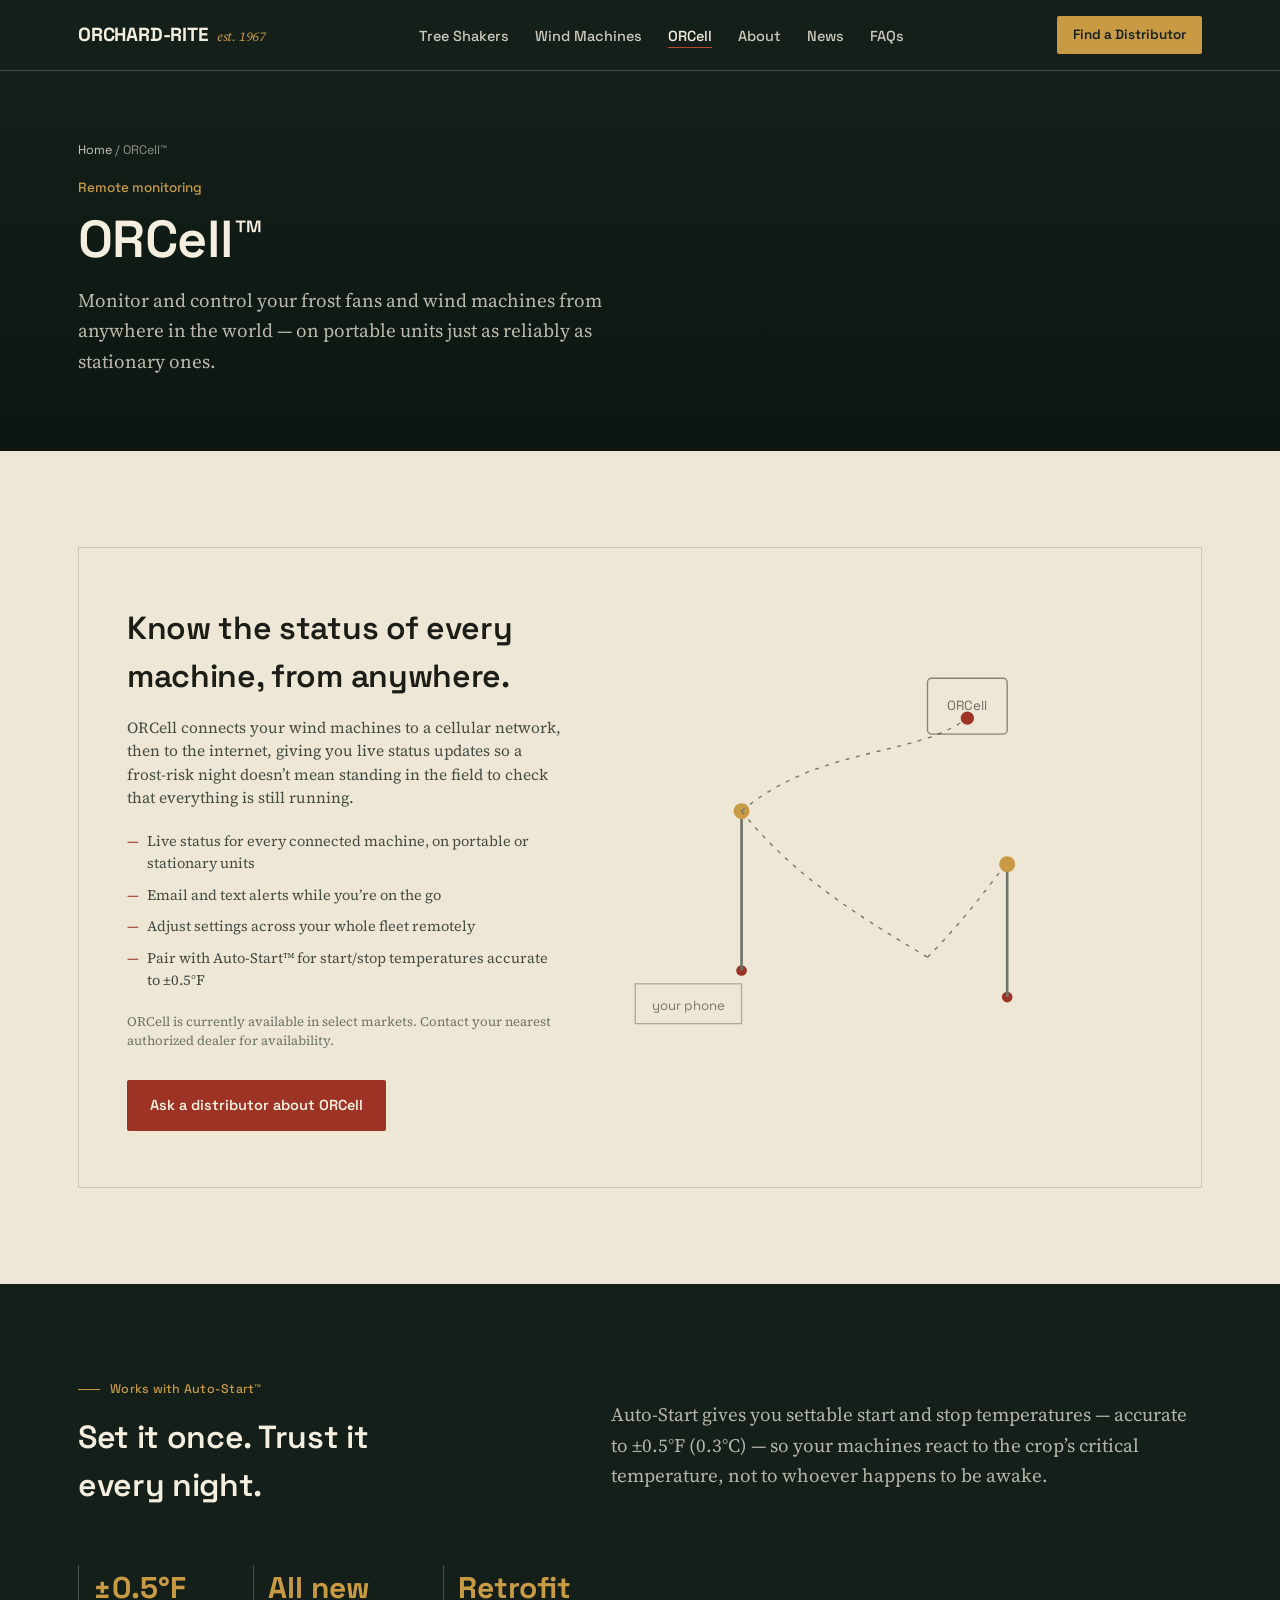
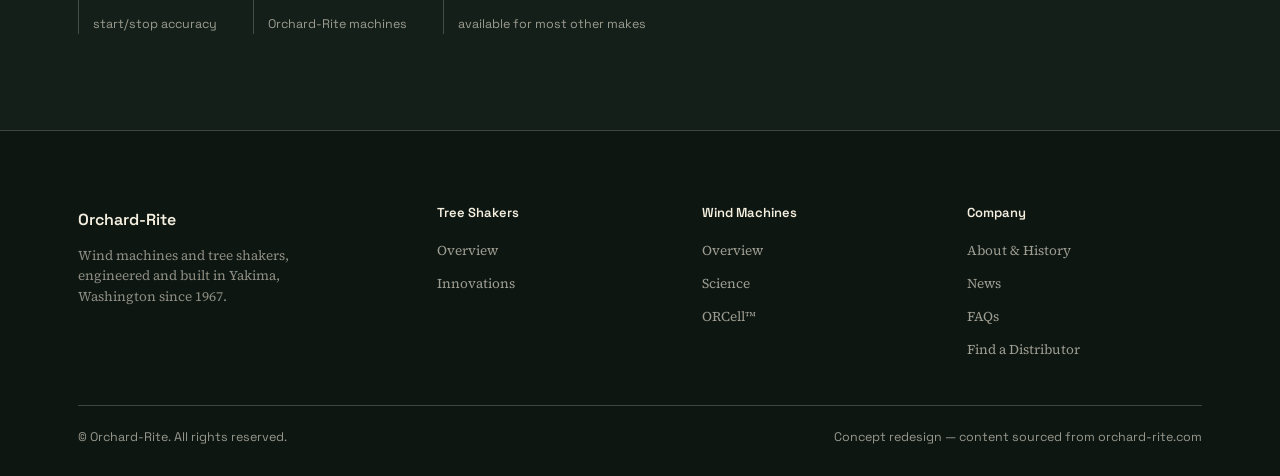
<file: orcell.html>
<!DOCTYPE html>
<html lang="en">
<head>
<meta charset="UTF-8">
<meta name="viewport" content="width=device-width, initial-scale=1.0">
<title>ORCell™ Remote Monitoring — Orchard-Rite</title>
<meta name="description" content="ORCell remote monitoring lets growers control Orchard-Rite wind machines and frost fans from anywhere, with live status, alerts, and Auto-Start integration.">
<link rel="preconnect" href="https://fonts.googleapis.com">
<link rel="preconnect" href="https://fonts.gstatic.com" crossorigin>
<link href="https://fonts.googleapis.com/css2?family=Space+Grotesk:wght@400;500;600;700&family=Source+Serif+4:ital,opsz,wght@0,8..60,400;0,8..60,600;1,8..60,400;1,8..60,600&display=swap" rel="stylesheet">
<link rel="stylesheet" href="assets/style.css">
</head>
<body>
<header>
  <nav class="nav">
    <a class="brand" href="index.html">ORCHARD-RITE<small>est. 1967</small></a>
    <ul class="navlinks">
      <li><a href="tree-shakers.html">Tree Shakers</a></li>
      <li><a href="wind-machines.html">Wind Machines</a></li>
      <li><a href="orcell.html" class="active">ORCell</a></li>
      <li><a href="about.html">About</a></li>
      <li><a href="news.html">News</a></li>
      <li><a href="faqs.html">FAQs</a></li>
    </ul>
    <a class="navcta" href="contact.html">Find a Distributor</a>
    <button class="burger" aria-label="Menu">&#9776;</button>
  </nav>
</header>
<main>

<section class="page-hero">
  <div class="wrap">
    <div class="breadcrumb"><a href="index.html">Home</a> / ORCell&trade;</div>
    <div class="tagline">Remote monitoring</div>
    <h1>ORCell&trade;</h1>
    <p class="lede">Monitor and control your frost fans and wind machines from anywhere in the world &mdash; on portable units just as reliably as stationary ones.</p>
  </div>
</section>

<section>
  <div class="wrap">
    <div class="feature-band">
      <div>
        <h3>Know the status of every machine, from anywhere.</h3>
        <p style="color:var(--steel-2); font-size:15.5px;">ORCell connects your wind machines to a cellular network, then to the internet, giving you live status updates so a frost-risk night doesn&#8217;t mean standing in the field to check that everything is still running.</p>
        <ul class="feature-list">
          <li>Live status for every connected machine, on portable or stationary units</li>
          <li>Email and text alerts while you&#8217;re on the go</li>
          <li>Adjust settings across your whole fleet remotely</li>
          <li>Pair with Auto-Start&trade; for start/stop temperatures accurate to &plusmn;0.5&deg;F</li>
        </ul>
        <p style="font-size:13px; color:var(--steel); margin-top:20px;">ORCell is currently available in select markets. Contact your nearest authorized dealer for availability.</p>
        <a class="btn btn-primary" style="margin-top:16px;" href="contact.html">Ask a distributor about ORCell</a>
      </div>
      <div aria-hidden="true">
        <svg viewBox="0 0 400 300" xmlns="http://www.w3.org/2000/svg">
          <circle cx="90" cy="230" r="4" fill="var(--rust)"/>
          <line x1="90" y1="230" x2="90" y2="110" stroke="var(--steel)" stroke-width="2"/>
          <circle cx="90" cy="110" r="6" fill="var(--gold)"/>
          <path d="M90 110 C 150 60, 220 70, 260 40" stroke="var(--steel)" stroke-dasharray="3 5" fill="none"/>
          <circle cx="260" cy="40" r="5" fill="var(--rust)"/>
          <rect x="230" y="10" width="60" height="42" rx="3" fill="none" stroke="var(--ink)" opacity="0.5"/>
          <text x="260" y="34" text-anchor="middle" font-family="Space Grotesk" font-size="10" fill="var(--ink)" opacity="0.6">ORCell</text>
          <path d="M90 110 C 130 160, 180 190, 230 220" stroke="var(--steel)" stroke-dasharray="3 5" fill="none"/>
          <circle cx="290" cy="250" r="4" fill="var(--rust)"/>
          <line x1="290" y1="250" x2="290" y2="150" stroke="var(--steel)" stroke-width="2"/>
          <circle cx="290" cy="150" r="6" fill="var(--gold)"/>
          <path d="M230 220 C 250 200, 270 175, 285 155" stroke="var(--steel)" stroke-dasharray="3 5" fill="none"/>
          <rect x="10" y="240" width="80" height="30" fill="none" stroke="var(--ink)" opacity="0.3"/>
          <text x="50" y="260" text-anchor="middle" font-family="Space Grotesk" font-size="10" fill="var(--ink)" opacity="0.55">your phone</text>
        </svg>
      </div>
    </div>
  </div>
</section>

<section class="science">
  <div class="wrap">
    <div class="section-head">
      <div>
        <span class="eyebrow" style="color:var(--gold);">Works with Auto-Start&trade;</span>
        <h2 style="font-size:clamp(24px,2.8vw,32px); color:var(--cream); max-width:14ch;">Set it once. Trust it every night.</h2>
      </div>
      <p class="lede">Auto-Start gives you settable start and stop temperatures &mdash; accurate to &plusmn;0.5&deg;F (0.3&deg;C) &mdash; so your machines react to the crop&#8217;s critical temperature, not to whoever happens to be awake.</p>
    </div>
    <div class="stat-line">
      <div><span class="num">&plusmn;0.5&deg;F</span><span class="lab">start/stop accuracy</span></div>
      <div><span class="num">All new</span><span class="lab">Orchard-Rite machines</span></div>
      <div><span class="num">Retrofit</span><span class="lab">available for most other makes</span></div>
    </div>
  </div>
</section>

</main>
<footer>
  <div class="wrap">
    <div class="foot-grid">
      <div>
        <h5 style="color:var(--cream); font-family:var(--grot); font-size:16px;">Orchard-Rite</h5>
        <p style="max-width:32ch; font-size:13.5px; color:rgba(245,239,224,0.55);">Wind machines and tree shakers, engineered and built in Yakima, Washington since 1967.</p>
      </div>
      <div>
        <h5>Tree Shakers</h5>
        <ul>
          <li><a href="tree-shakers.html">Overview</a></li>
          <li><a href="tree-shakers.html#innovations">Innovations</a></li>
        </ul>
      </div>
      <div>
        <h5>Wind Machines</h5>
        <ul>
          <li><a href="wind-machines.html">Overview</a></li>
          <li><a href="wind-machines.html#science">Science</a></li>
          <li><a href="orcell.html">ORCell&trade;</a></li>
        </ul>
      </div>
      <div>
        <h5>Company</h5>
        <ul>
          <li><a href="about.html">About &amp; History</a></li>
          <li><a href="news.html">News</a></li>
          <li><a href="faqs.html">FAQs</a></li>
          <li><a href="contact.html">Find a Distributor</a></li>
        </ul>
      </div>
    </div>
    <div class="foot-bottom">
      <span>&copy; Orchard-Rite. All rights reserved.</span>
      <span>Concept redesign &mdash; content sourced from orchard-rite.com</span>
    </div>
  </div>
</footer>
<script src="assets/script.js"></script>
</body>
</html>
</file>
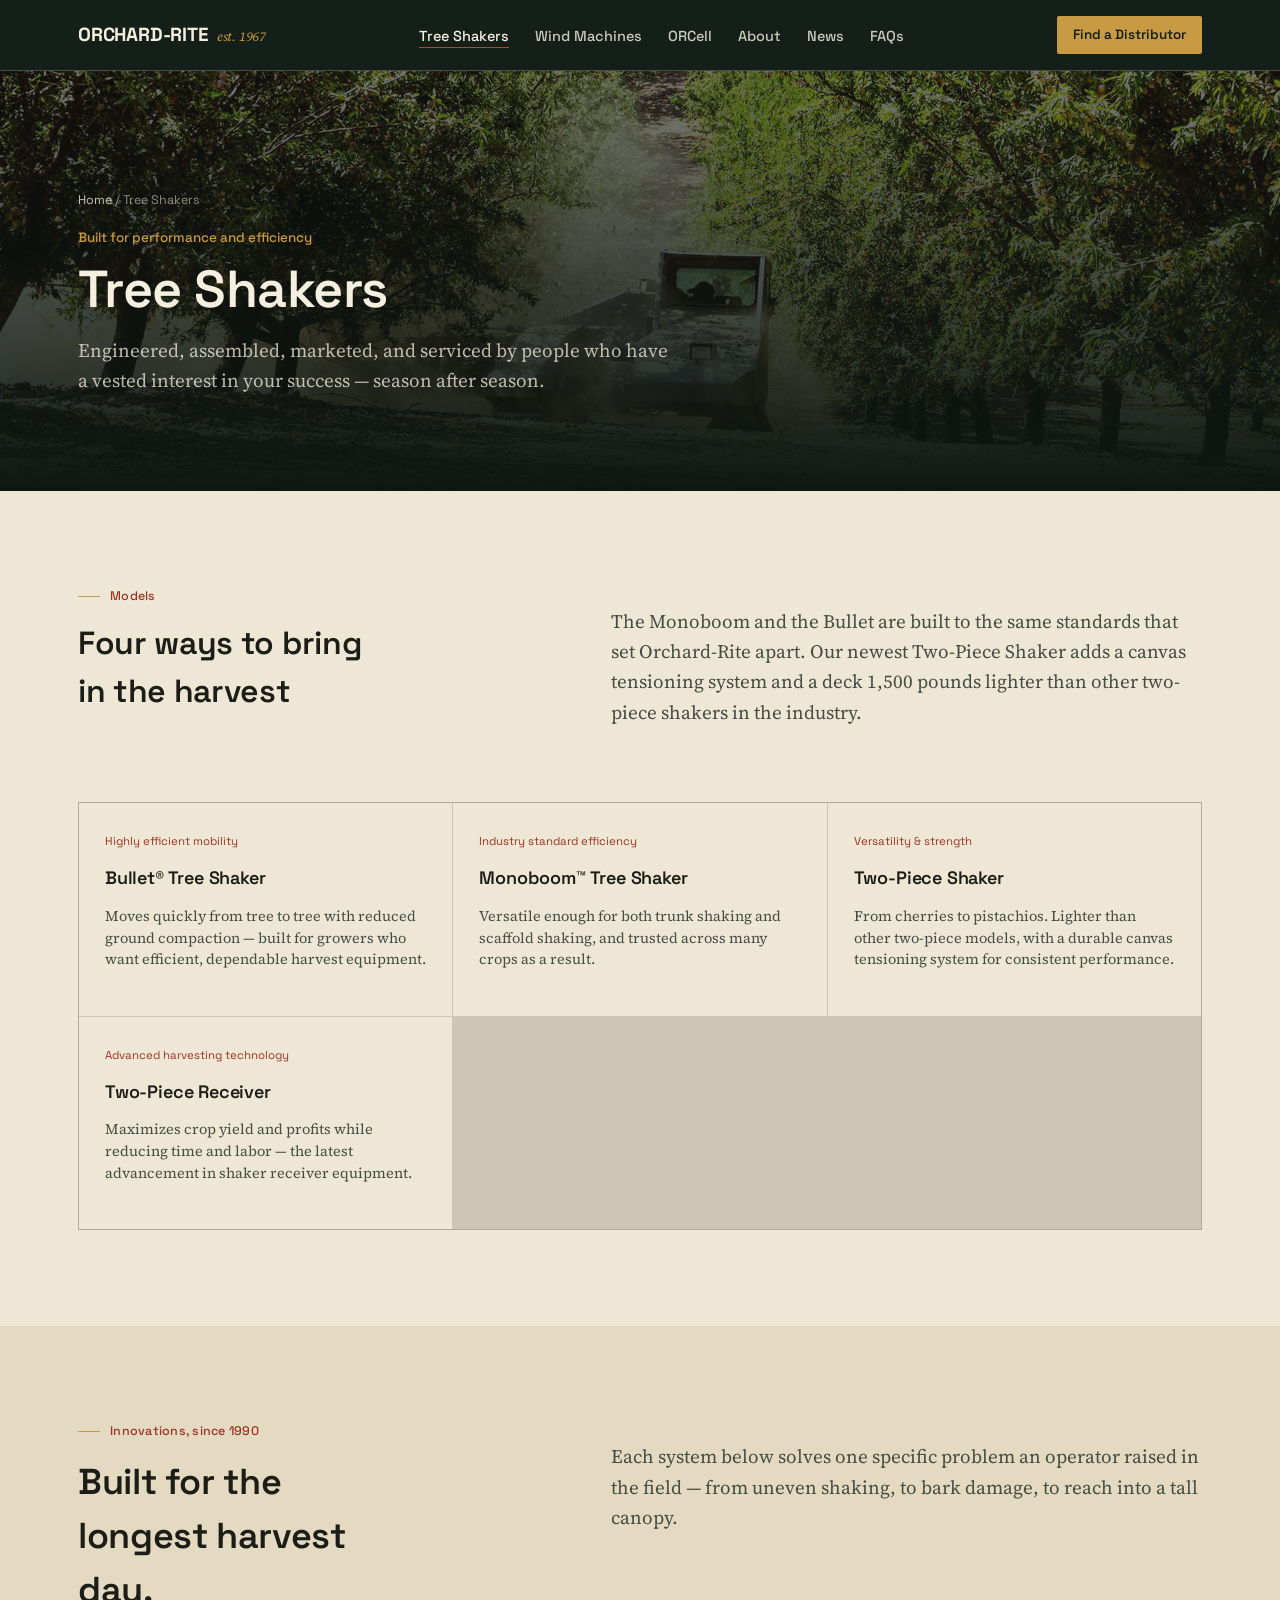
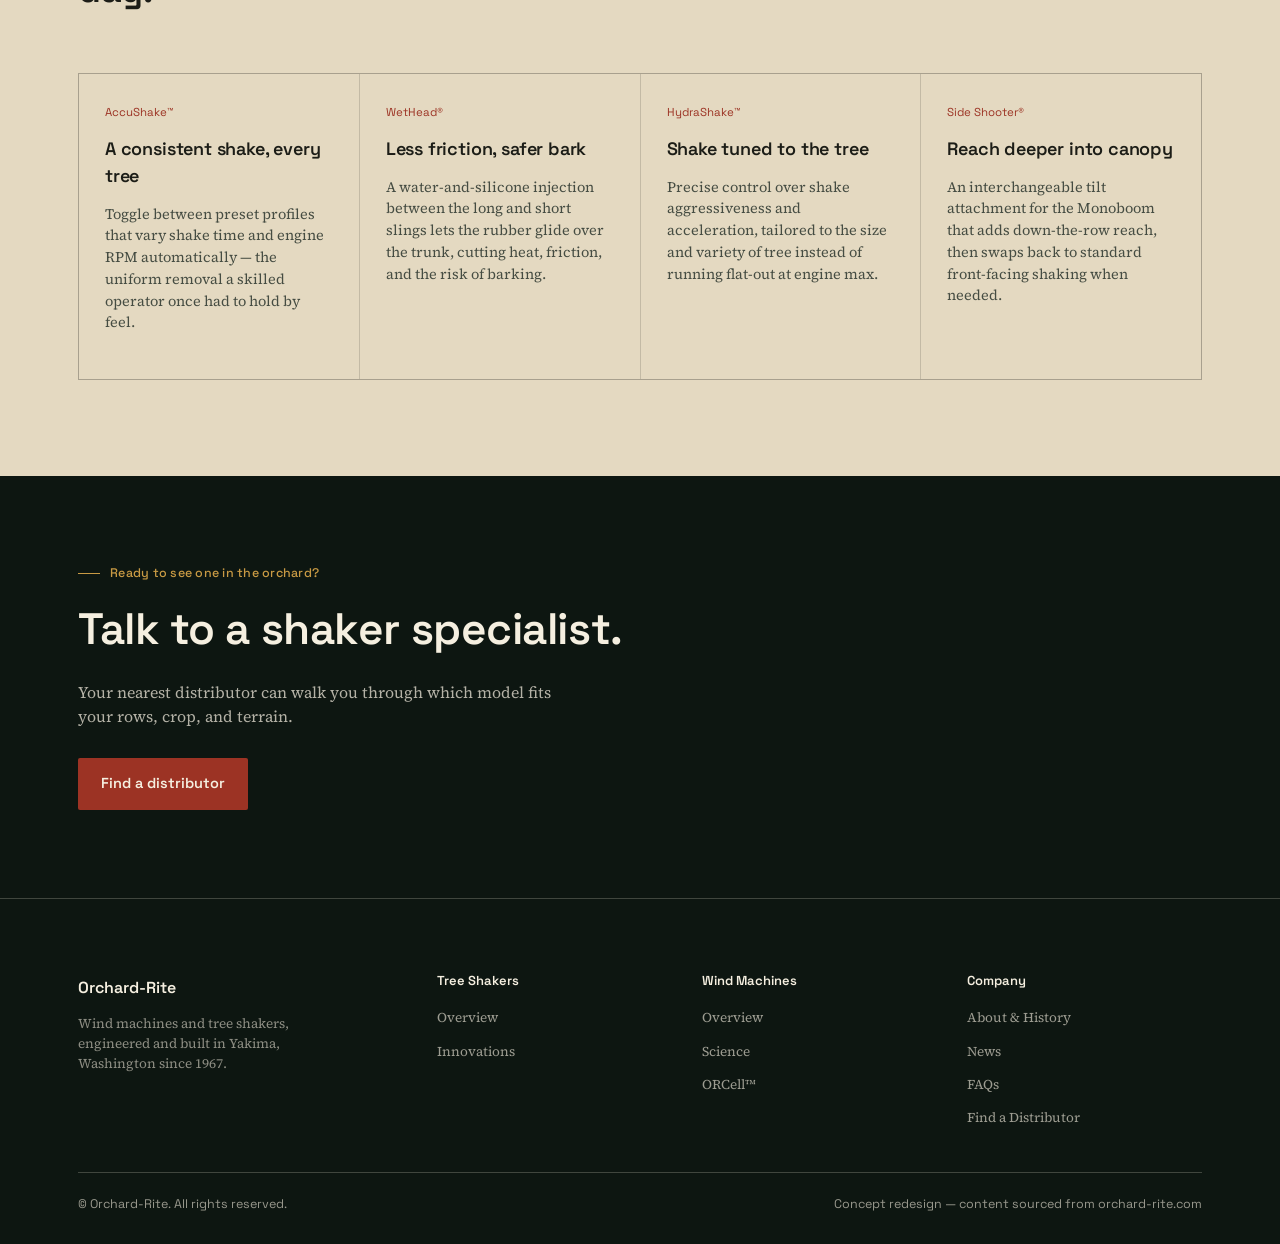
<file: tree-shakers.html>
<!DOCTYPE html>
<html lang="en">
<head>
<meta charset="UTF-8">
<meta name="viewport" content="width=device-width, initial-scale=1.0">
<title>Tree Shakers — Orchard-Rite</title>
<meta name="description" content="Orchard-Rite tree shakers: Bullet, Monoboom, Two-Piece Shaker and Two-Piece Receiver, plus AccuShake, WetHead, HydraShake and Side Shooter innovations.">
<link rel="preconnect" href="https://fonts.googleapis.com">
<link rel="preconnect" href="https://fonts.gstatic.com" crossorigin>
<link href="https://fonts.googleapis.com/css2?family=Space+Grotesk:wght@400;500;600;700&family=Source+Serif+4:ital,opsz,wght@0,8..60,400;0,8..60,600;1,8..60,400;1,8..60,600&display=swap" rel="stylesheet">
<link rel="stylesheet" href="assets/style.css">
</head>
<body>
<header>
  <nav class="nav">
    <a class="brand" href="index.html">ORCHARD-RITE<small>est. 1967</small></a>
    <ul class="navlinks">
      <li><a href="tree-shakers.html" class="active">Tree Shakers</a></li>
      <li><a href="wind-machines.html">Wind Machines</a></li>
      <li><a href="orcell.html">ORCell</a></li>
      <li><a href="about.html">About</a></li>
      <li><a href="news.html">News</a></li>
      <li><a href="faqs.html">FAQs</a></li>
    </ul>
    <a class="navcta" href="contact.html">Find a Distributor</a>
    <button class="burger" aria-label="Menu">&#9776;</button>
  </nav>
</header>
<main>

<section class="page-hero has-photo" style="background-image:url('assets/img/tree-shaker-orchard.jpg');">
  <div class="wrap">
    <div class="breadcrumb"><a href="index.html">Home</a> / Tree Shakers</div>
    <div class="tagline">Built for performance and efficiency</div>
    <h1>Tree Shakers</h1>
    <p class="lede">Engineered, assembled, marketed, and serviced by people who have a vested interest in your success &mdash; season after season.</p>
  </div>
</section>

<section id="models">
  <div class="wrap">
    <div class="section-head">
      <div>
        <span class="eyebrow rust">Models</span>
        <h2 style="font-size:clamp(24px,2.8vw,32px); max-width:14ch;">Four ways to bring in the harvest</h2>
      </div>
      <p class="lede" style="color:var(--steel-2);">The Monoboom and the Bullet are built to the same standards that set Orchard-Rite apart. Our newest Two-Piece Shaker adds a canvas tensioning system and a deck 1,500 pounds lighter than other two-piece shakers in the industry.</p>
    </div>
    <div class="innov-grid cols-3">
      <div class="innov-card">
        <span class="sub">Highly efficient mobility</span>
        <h4>Bullet&reg; Tree Shaker</h4>
        <p>Moves quickly from tree to tree with reduced ground compaction &mdash; built for growers who want efficient, dependable harvest equipment.</p>
      </div>
      <div class="innov-card">
        <span class="sub">Industry standard efficiency</span>
        <h4>Monoboom&trade; Tree Shaker</h4>
        <p>Versatile enough for both trunk shaking and scaffold shaking, and trusted across many crops as a result.</p>
      </div>
      <div class="innov-card">
        <span class="sub">Versatility &amp; strength</span>
        <h4>Two-Piece Shaker</h4>
        <p>From cherries to pistachios. Lighter than other two-piece models, with a durable canvas tensioning system for consistent performance.</p>
      </div>
      <div class="innov-card">
        <span class="sub">Advanced harvesting technology</span>
        <h4>Two-Piece Receiver</h4>
        <p>Maximizes crop yield and profits while reducing time and labor &mdash; the latest advancement in shaker receiver equipment.</p>
      </div>
    </div>
  </div>
</section>

<section id="innovations" class="alt">
  <div class="wrap">
    <div class="section-head">
      <div>
        <span class="eyebrow rust">Innovations, since 1990</span>
        <h2 style="font-size:clamp(26px,3vw,36px); max-width:12ch;">Built for the longest harvest day.</h2>
      </div>
      <p class="lede" style="color:var(--steel-2);">Each system below solves one specific problem an operator raised in the field &mdash; from uneven shaking, to bark damage, to reach into a tall canopy.</p>
    </div>
    <div class="innov-grid">
      <div class="innov-card" style="background:var(--paper-2);">
        <span class="sub">AccuShake&trade;</span>
        <h4>A consistent shake, every tree</h4>
        <p>Toggle between preset profiles that vary shake time and engine RPM automatically &mdash; the uniform removal a skilled operator once had to hold by feel.</p>
      </div>
      <div class="innov-card" style="background:var(--paper-2);">
        <span class="sub">WetHead&reg;</span>
        <h4>Less friction, safer bark</h4>
        <p>A water-and-silicone injection between the long and short slings lets the rubber glide over the trunk, cutting heat, friction, and the risk of barking.</p>
      </div>
      <div class="innov-card" style="background:var(--paper-2);">
        <span class="sub">HydraShake&trade;</span>
        <h4>Shake tuned to the tree</h4>
        <p>Precise control over shake aggressiveness and acceleration, tailored to the size and variety of tree instead of running flat-out at engine max.</p>
      </div>
      <div class="innov-card" style="background:var(--paper-2);">
        <span class="sub">Side Shooter&reg;</span>
        <h4>Reach deeper into canopy</h4>
        <p>An interchangeable tilt attachment for the Monoboom that adds down-the-row reach, then swaps back to standard front-facing shaking when needed.</p>
      </div>
    </div>
  </div>
</section>

<section class="cta-band">
  <div class="wrap">
    <div class="cta-inner">
      <span class="eyebrow">Ready to see one in the orchard?</span>
      <h2>Talk to a shaker specialist.</h2>
      <p>Your nearest distributor can walk you through which model fits your rows, crop, and terrain.</p>
      <a class="btn btn-primary" href="contact.html">Find a distributor</a>
    </div>
  </div>
</section>

</main>
<footer>
  <div class="wrap">
    <div class="foot-grid">
      <div>
        <h5 style="color:var(--cream); font-family:var(--grot); font-size:16px;">Orchard-Rite</h5>
        <p style="max-width:32ch; font-size:13.5px; color:rgba(245,239,224,0.55);">Wind machines and tree shakers, engineered and built in Yakima, Washington since 1967.</p>
      </div>
      <div>
        <h5>Tree Shakers</h5>
        <ul>
          <li><a href="tree-shakers.html">Overview</a></li>
          <li><a href="tree-shakers.html#innovations">Innovations</a></li>
        </ul>
      </div>
      <div>
        <h5>Wind Machines</h5>
        <ul>
          <li><a href="wind-machines.html">Overview</a></li>
          <li><a href="wind-machines.html#science">Science</a></li>
          <li><a href="orcell.html">ORCell&trade;</a></li>
        </ul>
      </div>
      <div>
        <h5>Company</h5>
        <ul>
          <li><a href="about.html">About &amp; History</a></li>
          <li><a href="news.html">News</a></li>
          <li><a href="faqs.html">FAQs</a></li>
          <li><a href="contact.html">Find a Distributor</a></li>
        </ul>
      </div>
    </div>
    <div class="foot-bottom">
      <span>&copy; Orchard-Rite. All rights reserved.</span>
      <span>Concept redesign &mdash; content sourced from orchard-rite.com</span>
    </div>
  </div>
</footer>
<script src="assets/script.js"></script>
</body>
</html>
</file>
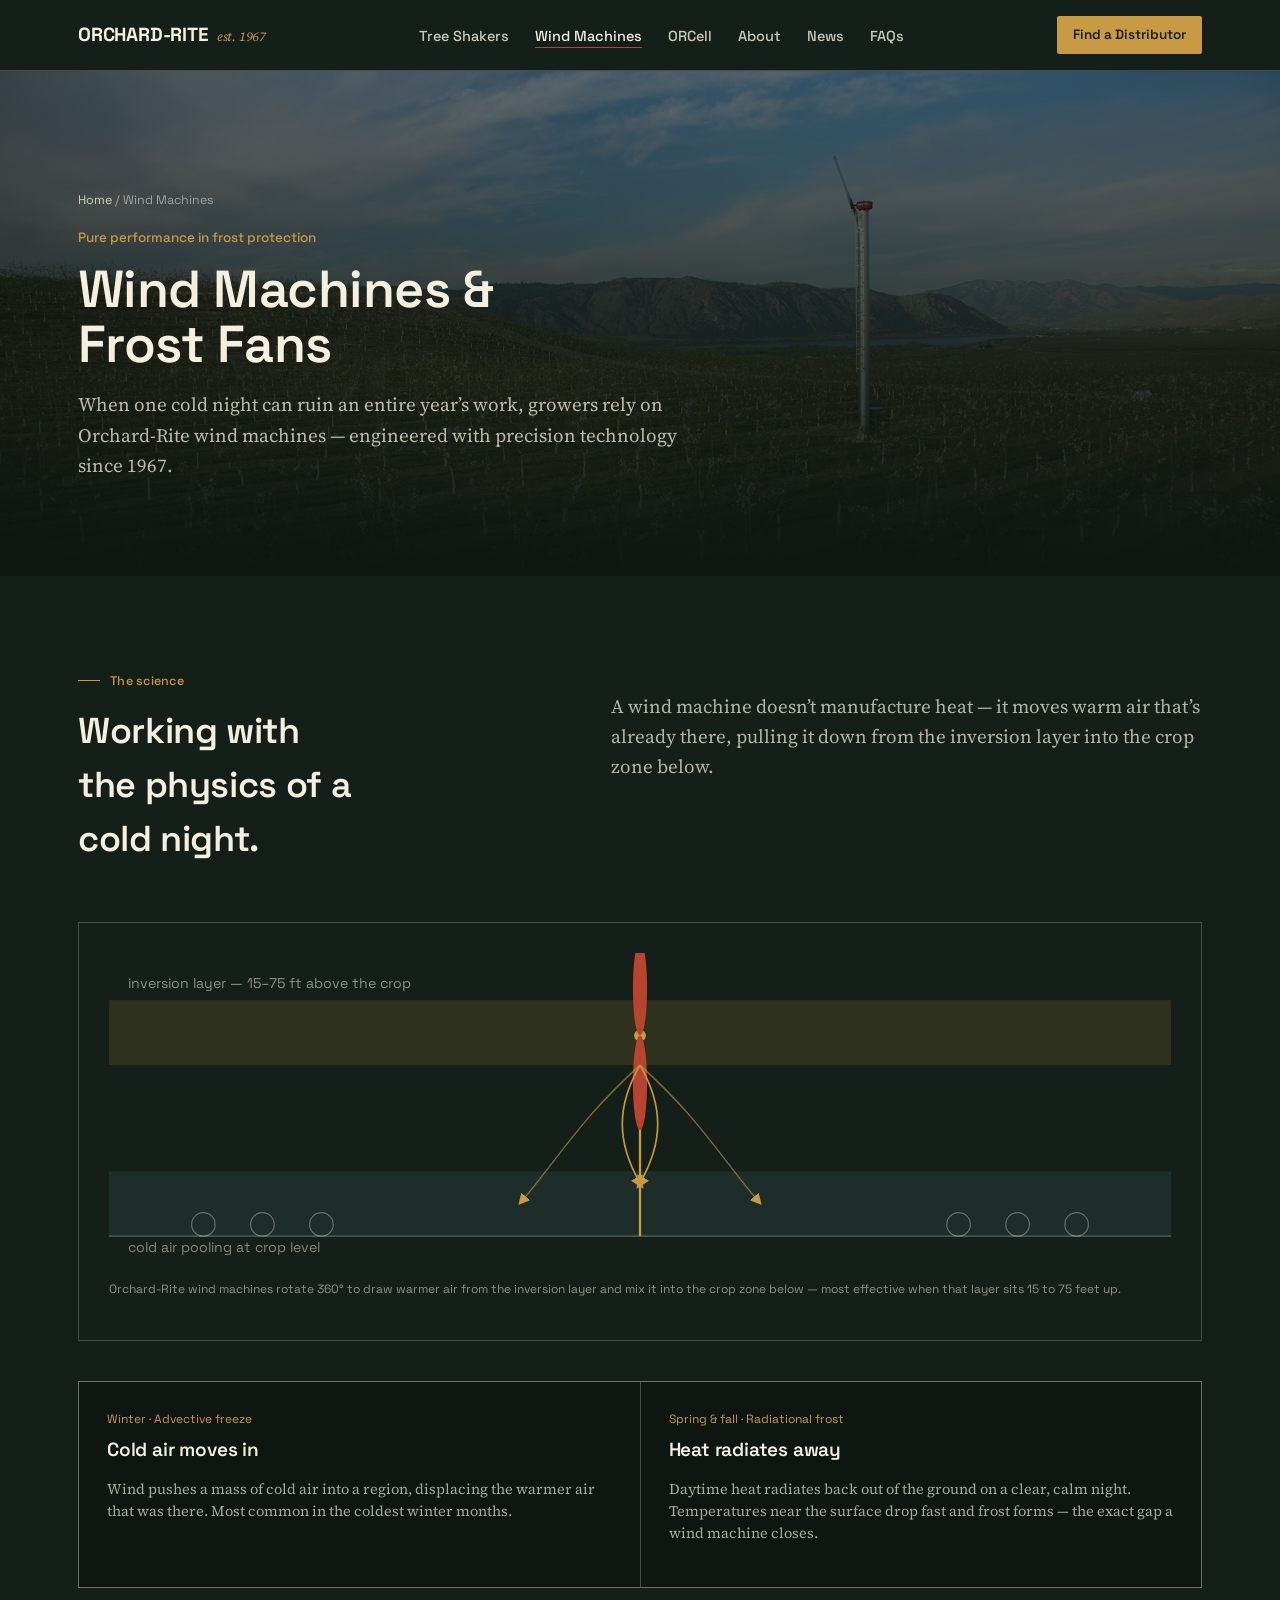
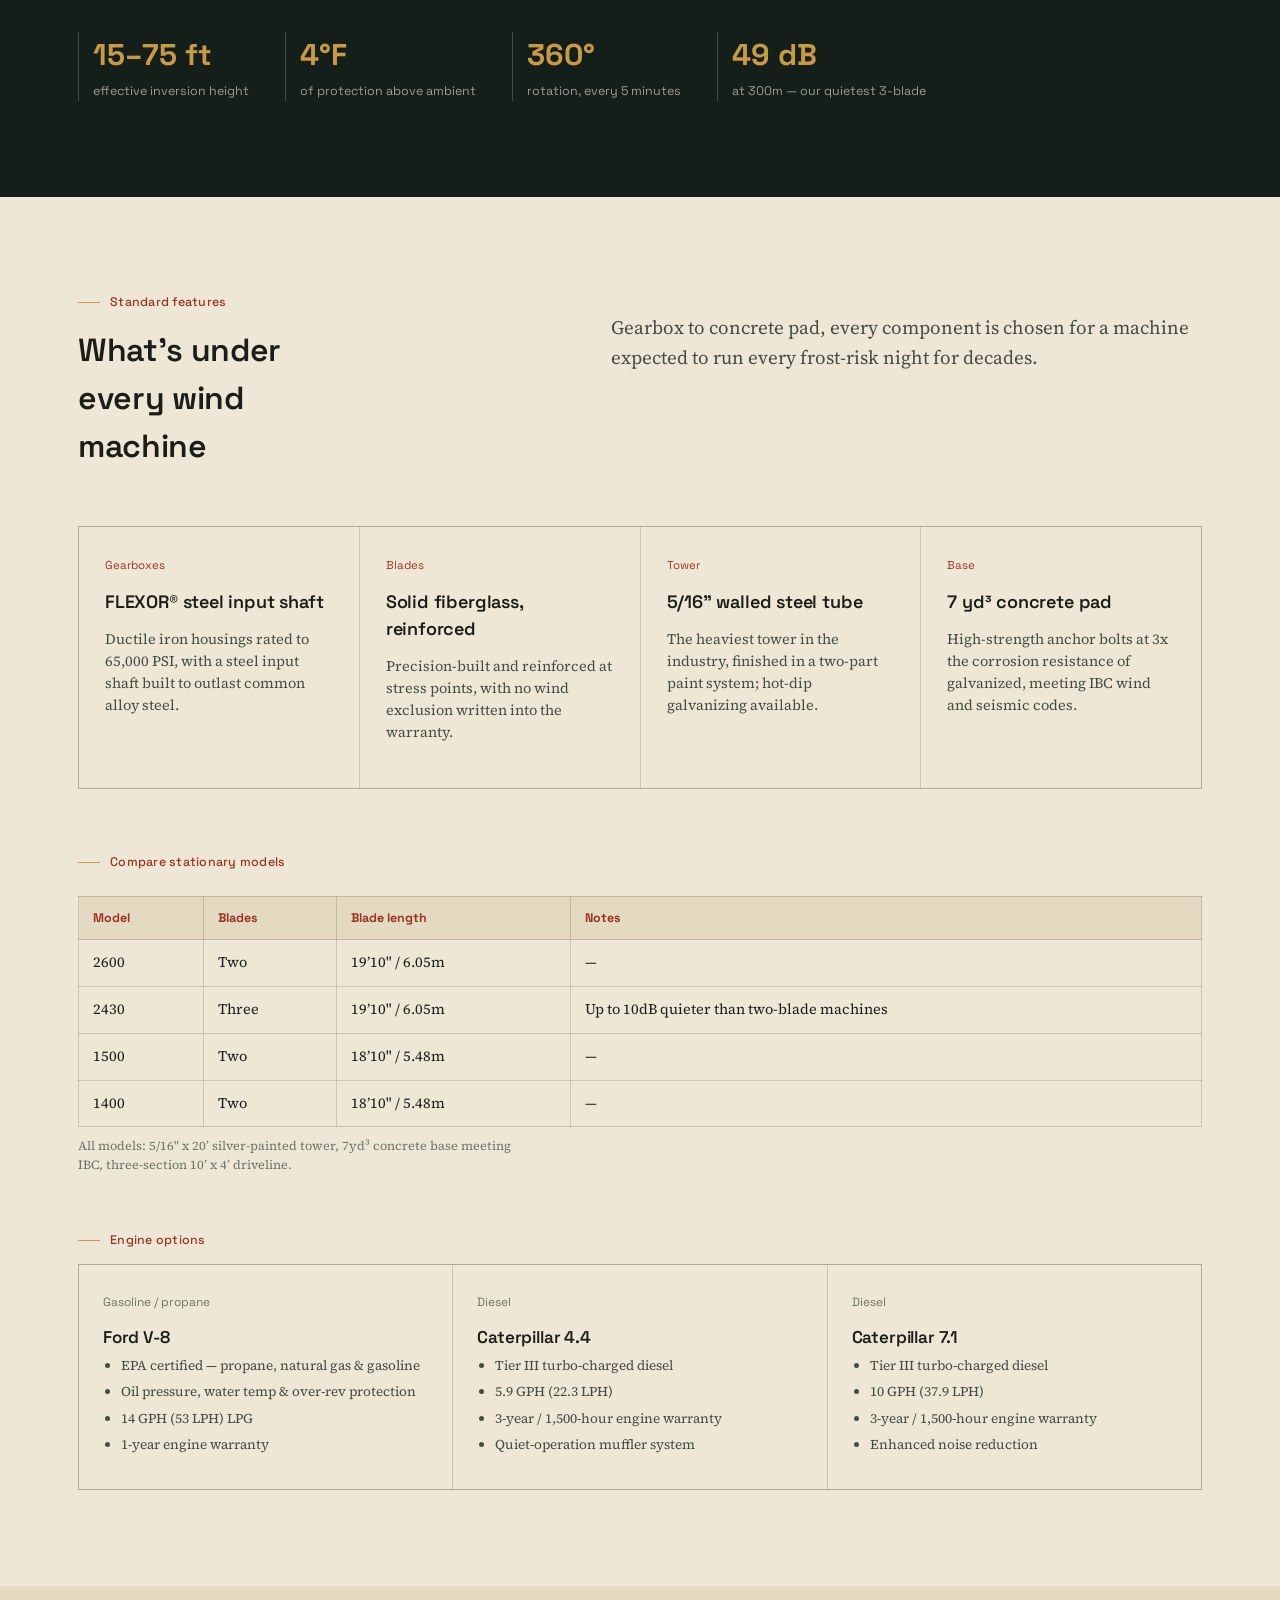
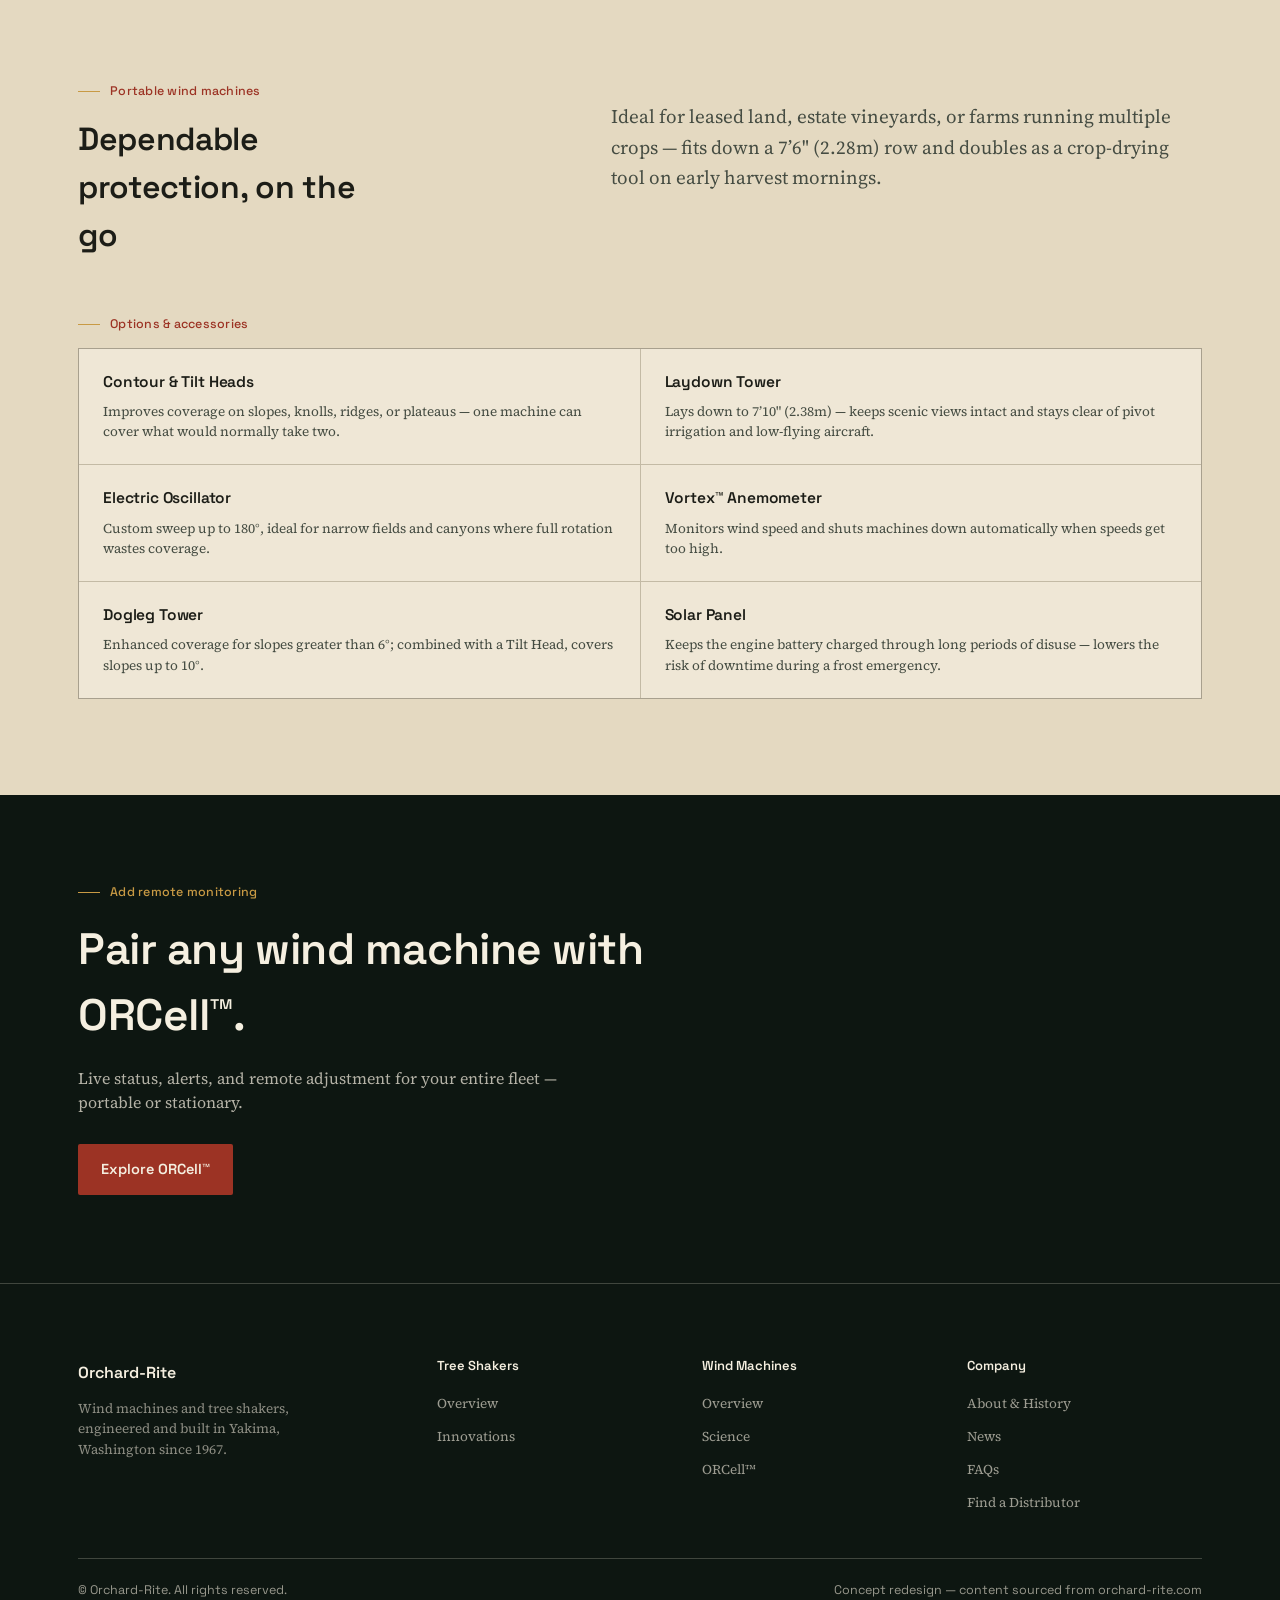
<file: wind-machines.html>
<!DOCTYPE html>
<html lang="en">
<head>
<meta charset="UTF-8">
<meta name="viewport" content="width=device-width, initial-scale=1.0">
<title>Wind Machines & Frost Fans — Orchard-Rite</title>
<meta name="description" content="Orchard-Rite wind machines and frost fans: the science of frost protection, standard features, stationary and portable models, engine options and accessories.">
<link rel="preconnect" href="https://fonts.googleapis.com">
<link rel="preconnect" href="https://fonts.gstatic.com" crossorigin>
<link href="https://fonts.googleapis.com/css2?family=Space+Grotesk:wght@400;500;600;700&family=Source+Serif+4:ital,opsz,wght@0,8..60,400;0,8..60,600;1,8..60,400;1,8..60,600&display=swap" rel="stylesheet">
<link rel="stylesheet" href="assets/style.css">
</head>
<body>
<header>
  <nav class="nav">
    <a class="brand" href="index.html">ORCHARD-RITE<small>est. 1967</small></a>
    <ul class="navlinks">
      <li><a href="tree-shakers.html">Tree Shakers</a></li>
      <li><a href="wind-machines.html" class="active">Wind Machines</a></li>
      <li><a href="orcell.html">ORCell</a></li>
      <li><a href="about.html">About</a></li>
      <li><a href="news.html">News</a></li>
      <li><a href="faqs.html">FAQs</a></li>
    </ul>
    <a class="navcta" href="contact.html">Find a Distributor</a>
    <button class="burger" aria-label="Menu">&#9776;</button>
  </nav>
</header>
<main>

<section class="page-hero has-photo" style="background-image:url('assets/img/wind-machine-orchard.jpg');">
  <div class="wrap">
    <div class="breadcrumb"><a href="index.html">Home</a> / Wind Machines</div>
    <div class="tagline">Pure performance in frost protection</div>
    <h1>Wind Machines &amp; Frost Fans</h1>
    <p class="lede">When one cold night can ruin an entire year&#8217;s work, growers rely on Orchard-Rite wind machines &mdash; engineered with precision technology since 1967.</p>
  </div>
</section>

<section id="science" class="science">
  <div class="wrap">
    <div class="section-head">
      <div>
        <span class="eyebrow" style="color:var(--gold);">The science</span>
        <h2 style="font-size:clamp(26px,3vw,36px); color:var(--cream); max-width:12ch;">Working with the physics of a cold night.</h2>
      </div>
      <p class="lede">A wind machine doesn&#8217;t manufacture heat &mdash; it moves warm air that&#8217;s already there, pulling it down from the inversion layer into the crop zone below.</p>
    </div>
    <div class="diagram-box">
      <svg viewBox="0 0 900 260" xmlns="http://www.w3.org/2000/svg">
        <rect x="0" y="40" width="900" height="55" fill="rgba(200,154,68,0.14)"/>
        <text x="16" y="30" fill="rgba(245,239,224,0.55)" font-family="Space Grotesk" font-size="12">inversion layer &mdash; 15&ndash;75 ft above the crop</text>
        <rect x="0" y="185" width="900" height="55" fill="rgba(84,130,150,0.14)"/>
        <text x="16" y="253" fill="rgba(245,239,224,0.5)" font-family="Space Grotesk" font-size="12">cold air pooling at crop level</text>
        <line x1="0" y1="240" x2="900" y2="240" stroke="rgba(245,239,224,0.3)"/>
        <line x1="450" y1="240" x2="450" y2="70" stroke="var(--gold)" stroke-width="2"/>
        <g class="blade-spin" transform="translate(450,70)">
          <circle r="5" fill="var(--gold)"/>
          <ellipse cx="0" cy="-40" rx="6" ry="40" fill="var(--rust-2)"/>
          <ellipse cx="0" cy="40" rx="6" ry="40" fill="var(--rust-2)"/>
        </g>
        <path d="M450 95 C 430 130, 430 160, 450 195" stroke="var(--gold)" stroke-width="1.4" fill="none" marker-end="url(#arrow)"/>
        <path d="M450 95 C 470 130, 470 160, 450 195" stroke="var(--gold)" stroke-width="1.4" fill="none" marker-end="url(#arrow)"/>
        <path d="M450 95 C 400 140, 380 175, 350 210" stroke="rgba(200,154,68,0.6)" stroke-width="1.2" fill="none" marker-end="url(#arrow)"/>
        <path d="M450 95 C 500 140, 520 175, 550 210" stroke="rgba(200,154,68,0.6)" stroke-width="1.2" fill="none" marker-end="url(#arrow)"/>
        <defs><marker id="arrow" markerWidth="8" markerHeight="8" refX="4" refY="4" orient="auto"><path d="M0,0 L8,4 L0,8 z" fill="var(--gold)"/></marker></defs>
        <g stroke="rgba(245,239,224,0.35)" fill="none">
          <circle cx="80" cy="230" r="10"/><circle cx="130" cy="230" r="10"/><circle cx="180" cy="230" r="10"/>
          <circle cx="720" cy="230" r="10"/><circle cx="770" cy="230" r="10"/><circle cx="820" cy="230" r="10"/>
        </g>
      </svg>
      <p class="diagram-caption">Orchard-Rite wind machines rotate 360&deg; to draw warmer air from the inversion layer and mix it into the crop zone below &mdash; most effective when that layer sits 15 to 75 feet up.</p>
    </div>
    <div class="freeze-types">
      <div class="freeze-card">
        <span class="when">Winter &middot; Advective freeze</span>
        <h4>Cold air moves in</h4>
        <p>Wind pushes a mass of cold air into a region, displacing the warmer air that was there. Most common in the coldest winter months.</p>
      </div>
      <div class="freeze-card">
        <span class="when">Spring &amp; fall &middot; Radiational frost</span>
        <h4>Heat radiates away</h4>
        <p>Daytime heat radiates back out of the ground on a clear, calm night. Temperatures near the surface drop fast and frost forms &mdash; the exact gap a wind machine closes.</p>
      </div>
    </div>
    <div class="stat-line">
      <div><span class="num">15&ndash;75 ft</span><span class="lab">effective inversion height</span></div>
      <div><span class="num">4&deg;F</span><span class="lab">of protection above ambient</span></div>
      <div><span class="num">360&deg;</span><span class="lab">rotation, every 5 minutes</span></div>
      <div><span class="num">49 dB</span><span class="lab">at 300m &mdash; our quietest 3-blade</span></div>
    </div>
  </div>
</section>

<section id="specifications">
  <div class="wrap">
    <div class="section-head">
      <div>
        <span class="eyebrow rust">Standard features</span>
        <h2 style="font-size:clamp(24px,2.8vw,32px); max-width:14ch;">What&#8217;s under every wind machine</h2>
      </div>
      <p class="lede" style="color:var(--steel-2);">Gearbox to concrete pad, every component is chosen for a machine expected to run every frost-risk night for decades.</p>
    </div>
    <div class="innov-grid">
      <div class="innov-card"><span class="sub">Gearboxes</span><h4>FLEXOR&reg; steel input shaft</h4><p>Ductile iron housings rated to 65,000 PSI, with a steel input shaft built to outlast common alloy steel.</p></div>
      <div class="innov-card"><span class="sub">Blades</span><h4>Solid fiberglass, reinforced</h4><p>Precision-built and reinforced at stress points, with no wind exclusion written into the warranty.</p></div>
      <div class="innov-card"><span class="sub">Tower</span><h4>5/16&quot; walled steel tube</h4><p>The heaviest tower in the industry, finished in a two-part paint system; hot-dip galvanizing available.</p></div>
      <div class="innov-card"><span class="sub">Base</span><h4>7 yd&sup3; concrete pad</h4><p>High-strength anchor bolts at 3x the corrosion resistance of galvanized, meeting IBC wind and seismic codes.</p></div>
    </div>

    <div style="margin-top:64px;">
      <span class="eyebrow rust">Compare stationary models</span>
      <div class="table-scroll">
        <table class="spec-table">
          <tr><th>Model</th><th>Blades</th><th>Blade length</th><th>Notes</th></tr>
          <tr><td>2600</td><td>Two</td><td>19&#8217;10&quot; / 6.05m</td><td>&mdash;</td></tr>
          <tr><td>2430</td><td>Three</td><td>19&#8217;10&quot; / 6.05m</td><td>Up to 10dB quieter than two-blade machines</td></tr>
          <tr><td>1500</td><td>Two</td><td>18&#8217;10&quot; / 5.48m</td><td>&mdash;</td></tr>
          <tr><td>1400</td><td>Two</td><td>18&#8217;10&quot; / 5.48m</td><td>&mdash;</td></tr>
        </table>
      </div>
      <p style="font-size:12.5px; color:var(--steel); margin-top:10px;">All models: 5/16&quot; x 20&#8217; silver-painted tower, 7yd&sup3; concrete base meeting IBC, three-section 10&#8217; x 4&#8217; driveline.</p>
    </div>

    <div style="margin-top:56px;">
      <span class="eyebrow rust">Engine options</span>
      <div class="engine-grid">
        <div class="engine-card">
          <span class="sub">Gasoline / propane</span>
          <h4>Ford V-8</h4>
          <ul>
            <li>EPA certified &mdash; propane, natural gas &amp; gasoline</li>
            <li>Oil pressure, water temp &amp; over-rev protection</li>
            <li>14 GPH (53 LPH) LPG</li>
            <li>1-year engine warranty</li>
          </ul>
        </div>
        <div class="engine-card">
          <span class="sub">Diesel</span>
          <h4>Caterpillar 4.4</h4>
          <ul>
            <li>Tier III turbo-charged diesel</li>
            <li>5.9 GPH (22.3 LPH)</li>
            <li>3-year / 1,500-hour engine warranty</li>
            <li>Quiet-operation muffler system</li>
          </ul>
        </div>
        <div class="engine-card">
          <span class="sub">Diesel</span>
          <h4>Caterpillar 7.1</h4>
          <ul>
            <li>Tier III turbo-charged diesel</li>
            <li>10 GPH (37.9 LPH)</li>
            <li>3-year / 1,500-hour engine warranty</li>
            <li>Enhanced noise reduction</li>
          </ul>
        </div>
      </div>
    </div>
  </div>
</section>

<section class="alt">
  <div class="wrap">
    <div class="section-head">
      <div>
        <span class="eyebrow rust">Portable wind machines</span>
        <h2 style="font-size:clamp(24px,2.8vw,32px); max-width:14ch;">Dependable protection, on the go</h2>
      </div>
      <p class="lede" style="color:var(--steel-2);">Ideal for leased land, estate vineyards, or farms running multiple crops &mdash; fits down a 7&#8217;6&quot; (2.28m) row and doubles as a crop-drying tool on early harvest mornings.</p>
    </div>
    <span class="eyebrow rust">Options &amp; accessories</span>
    <div class="accessory-grid">
      <div class="accessory-card"><h4>Contour &amp; Tilt Heads</h4><p>Improves coverage on slopes, knolls, ridges, or plateaus &mdash; one machine can cover what would normally take two.</p></div>
      <div class="accessory-card"><h4>Laydown Tower</h4><p>Lays down to 7&#8217;10&quot; (2.38m) &mdash; keeps scenic views intact and stays clear of pivot irrigation and low-flying aircraft.</p></div>
      <div class="accessory-card"><h4>Electric Oscillator</h4><p>Custom sweep up to 180&deg;, ideal for narrow fields and canyons where full rotation wastes coverage.</p></div>
      <div class="accessory-card"><h4>Vortex&trade; Anemometer</h4><p>Monitors wind speed and shuts machines down automatically when speeds get too high.</p></div>
      <div class="accessory-card"><h4>Dogleg Tower</h4><p>Enhanced coverage for slopes greater than 6&deg;; combined with a Tilt Head, covers slopes up to 10&deg;.</p></div>
      <div class="accessory-card"><h4>Solar Panel</h4><p>Keeps the engine battery charged through long periods of disuse &mdash; lowers the risk of downtime during a frost emergency.</p></div>
    </div>
  </div>
</section>

<section class="cta-band">
  <div class="wrap">
    <div class="cta-inner">
      <span class="eyebrow">Add remote monitoring</span>
      <h2>Pair any wind machine with ORCell&trade;.</h2>
      <p>Live status, alerts, and remote adjustment for your entire fleet &mdash; portable or stationary.</p>
      <a class="btn btn-primary" href="orcell.html">Explore ORCell&trade;</a>
    </div>
  </div>
</section>

</main>
<footer>
  <div class="wrap">
    <div class="foot-grid">
      <div>
        <h5 style="color:var(--cream); font-family:var(--grot); font-size:16px;">Orchard-Rite</h5>
        <p style="max-width:32ch; font-size:13.5px; color:rgba(245,239,224,0.55);">Wind machines and tree shakers, engineered and built in Yakima, Washington since 1967.</p>
      </div>
      <div>
        <h5>Tree Shakers</h5>
        <ul>
          <li><a href="tree-shakers.html">Overview</a></li>
          <li><a href="tree-shakers.html#innovations">Innovations</a></li>
        </ul>
      </div>
      <div>
        <h5>Wind Machines</h5>
        <ul>
          <li><a href="wind-machines.html">Overview</a></li>
          <li><a href="wind-machines.html#science">Science</a></li>
          <li><a href="orcell.html">ORCell&trade;</a></li>
        </ul>
      </div>
      <div>
        <h5>Company</h5>
        <ul>
          <li><a href="about.html">About &amp; History</a></li>
          <li><a href="news.html">News</a></li>
          <li><a href="faqs.html">FAQs</a></li>
          <li><a href="contact.html">Find a Distributor</a></li>
        </ul>
      </div>
    </div>
    <div class="foot-bottom">
      <span>&copy; Orchard-Rite. All rights reserved.</span>
      <span>Concept redesign &mdash; content sourced from orchard-rite.com</span>
    </div>
  </div>
</footer>
<script src="assets/script.js"></script>
</body>
</html>
</file>
<file: assets/style.css>
/* Orchard-Rite — modernized concept — shared stylesheet */
:root{
  --night:#141F19;
  --night-deep:#0D1611;
  --paper:#EFE7D6;
  --paper-2:#E4D9C1;
  --ink:#1C1D17;
  --cream:#F5EFE0;
  --rust:#9C3324;
  --rust-2:#B84430;
  --steel:#6E7568;
  --steel-2:#454C42;
  --gold:#C89A44;
  --line-dark: rgba(245,239,224,0.22);
  --line-light: rgba(28,29,23,0.16);
  --serif: "Source Serif 4", Georgia, serif;
  --grot: "Space Grotesk", "Arial Narrow", sans-serif;
}
*{box-sizing:border-box;}
html{scroll-behavior:smooth;}
body{
  margin:0;
  background:var(--paper);
  color:var(--ink);
  font-family:var(--serif);
  line-height:1.5;
  -webkit-font-smoothing:antialiased;
}
img{max-width:100%;display:block;}
a{color:inherit;}
.wrap{max-width:1180px;margin:0 auto;padding:0 28px;}
@media(max-width:640px){.wrap{padding:0 20px;}}

h1,h2,h3,h4{font-family:var(--grot); margin:0; font-weight:600; letter-spacing:-0.01em;}
.eyebrow{
  font-family:var(--grot); font-size:12.5px; font-weight:500; letter-spacing:0.02em;
  display:flex; align-items:center; gap:10px; color:var(--gold); margin-bottom:14px;
}
.eyebrow::before{content:"";width:22px;height:1px;background:var(--gold);display:inline-block;}
.eyebrow.rust{color:var(--rust);}
p{max-width:62ch;}
.lede{font-size:19px;line-height:1.6;}

/* Header / nav */
header{position:sticky; top:0; z-index:50; background:var(--night); border-bottom:1px solid var(--line-dark);}
.nav{display:flex; align-items:center; justify-content:space-between; padding:16px 28px; max-width:1180px; margin:0 auto;}
.brand{font-family:var(--grot); color:var(--cream); font-weight:700; font-size:19px; text-decoration:none; letter-spacing:-0.01em; display:flex; align-items:baseline; gap:8px;}
.brand small{font-family:var(--serif); font-style:italic; font-weight:400; color:var(--gold); font-size:13px;}
.navlinks{display:flex; gap:26px; list-style:none; margin:0; padding:0;}
.navlinks a{color:var(--cream); text-decoration:none; font-family:var(--grot); font-size:14.5px; font-weight:500; opacity:0.82; transition:opacity .15s; padding-bottom:2px; border-bottom:1px solid transparent;}
.navlinks a:hover, .navlinks a.active{opacity:1; border-color:var(--rust-2);}
.navcta{font-family:var(--grot); font-size:13.5px; font-weight:600; color:var(--night); background:var(--gold); padding:9px 16px; border-radius:2px; text-decoration:none; white-space:nowrap;}
.burger{display:none; background:none; border:0; color:var(--cream); font-size:24px; cursor:pointer;}
@media(max-width:900px){.navlinks{display:none;} .navcta{display:none;} .burger{display:block;}}
.navlinks.open{display:flex !important; position:absolute; top:64px; left:0; right:0; background:var(--night-deep); flex-direction:column; padding:20px 28px; gap:18px; z-index:60;}

/* Page hero (interior pages) */
.page-hero{background:linear-gradient(180deg, var(--night) 0%, var(--night-deep) 100%); color:var(--cream); padding:70px 0 56px;}
.page-hero.has-photo{
  position:relative; padding:120px 0 76px; background-size:cover; background-position:center;
}
.page-hero.has-photo::before{
  content:""; position:absolute; inset:0;
  background:linear-gradient(180deg, rgba(13,22,17,0.55) 0%, rgba(13,22,17,0.88) 78%, var(--night-deep) 100%);
}
.page-hero.has-photo .wrap{position:relative; z-index:1;}
.page-hero .tagline{font-family:var(--grot); color:var(--gold); font-size:13.5px; margin-bottom:14px; font-weight:500;}
.page-hero h1{font-size:clamp(34px,5vw,52px); color:var(--cream); max-width:16ch; line-height:1.05;}
.page-hero p.lede{color:rgba(245,239,224,0.75); margin-top:18px; max-width:60ch;}
.breadcrumb{font-family:var(--grot); font-size:12.5px; color:rgba(245,239,224,0.55); margin-bottom:18px;}
.breadcrumb a{color:rgba(245,239,224,0.8); text-decoration:none;}
.breadcrumb a:hover{color:var(--gold);}

/* Hero (home only) */
.hero{background:linear-gradient(180deg, var(--night) 0%, var(--night-deep) 100%); color:var(--cream); position:relative; overflow:hidden; padding:76px 0 0;}
.hero-grid{display:grid; grid-template-columns:1.15fr 0.85fr; gap:40px; align-items:center; max-width:1180px; margin:0 auto; padding:0 28px 60px;}
@media(max-width:900px){.hero-grid{grid-template-columns:1fr; padding-bottom:20px;}}
.hero h1{font-size:clamp(40px, 6vw, 66px); line-height:1.02; color:var(--cream); max-width:12ch;}
.hero .tagline{font-family:var(--grot); color:var(--gold); font-size:14px; letter-spacing:0.02em; margin-bottom:18px; font-weight:500;}
.hero p.lede{color:rgba(245,239,224,0.78); margin-top:20px;}
.hero-ctas{display:flex; gap:14px; margin-top:32px; flex-wrap:wrap;}
.btn{font-family:var(--grot); font-weight:600; font-size:14.5px; padding:14px 22px; text-decoration:none; border-radius:2px; display:inline-flex; align-items:center; gap:10px; border:1px solid transparent; cursor:pointer;}
.btn-primary{background:var(--rust); color:var(--cream);}
.btn-primary:hover{background:var(--rust-2);}
.btn-ghost{border-color:var(--line-dark); color:var(--cream);}
.btn-ghost:hover{border-color:var(--gold); color:var(--gold);}
.hero-diagram svg{width:100%; height:auto;}

/* Homepage hero video cards */
.hero-media{display:grid; gap:14px;}
.video-card{position:relative; border:1px solid var(--line-dark); overflow:hidden; border-radius:2px; background:var(--night-deep);}
.video-card video{width:100%; height:100%; object-fit:cover; display:block;}
.video-card .video-label{
  position:absolute; left:0; right:0; bottom:0; padding:16px 18px;
  background:linear-gradient(0deg, rgba(13,22,17,0.85) 0%, rgba(13,22,17,0) 100%);
  font-family:var(--grot); font-size:13px; color:var(--cream);
}
.video-card .video-label .kicker{display:block; font-size:11px; color:var(--gold); margin-bottom:3px; letter-spacing:0.02em;}
.video-card.main{aspect-ratio:16/11;}
.video-card.sub{aspect-ratio:16/6;}
.video-card a.card-link{position:absolute; inset:0; z-index:2;}

.hero-strip{border-top:1px solid var(--line-dark); background:var(--night-deep);}
.strip-grid{max-width:1180px; margin:0 auto; padding:22px 28px; display:grid; grid-template-columns:repeat(4,1fr); gap:20px;}
@media(max-width:760px){.strip-grid{grid-template-columns:repeat(2,1fr);}}
.strip-item{border-left:1px solid var(--line-dark); padding-left:16px;}
.strip-item .num{font-family:var(--grot); font-size:26px; color:var(--gold); font-weight:700; display:block;}
.strip-item .lab{font-size:12.5px; color:rgba(245,239,224,0.65); font-family:var(--grot);}

section{padding:96px 0;}
@media(max-width:760px){section{padding:60px 0;}}
.section-head{display:grid; grid-template-columns:0.9fr 1.1fr; gap:50px; margin-bottom:56px;}
@media(max-width:800px){.section-head{grid-template-columns:1fr; gap:20px;}}

/* Day/Night split */
.split{display:grid; grid-template-columns:1fr 1fr; border:1px solid var(--line-light);}
@media(max-width:800px){.split{grid-template-columns:1fr;}}
.split-panel{padding:48px 42px; position:relative;}
.split-panel + .split-panel{border-left:1px solid var(--line-light);}
@media(max-width:800px){.split-panel + .split-panel{border-left:none; border-top:1px solid var(--line-light);}}
.split-panel.dark{background:var(--night); color:var(--cream);}
.split-panel.has-photo{background-size:cover; background-position:center; position:relative; color:var(--cream);}
.split-panel.has-photo::before{content:""; position:absolute; inset:0; background:linear-gradient(180deg, rgba(13,22,17,0.55) 0%, rgba(13,22,17,0.88) 100%);}
.split-panel.has-photo > *{position:relative; z-index:1;}
.split-panel.has-photo .when{color:var(--gold);}
.split-panel.has-photo li{border-top:1px solid var(--line-dark);}
.split-panel.has-photo li span.tag{color:var(--gold);}
.split-panel.has-photo p{color:rgba(245,239,224,0.8);}
.split-panel h3{font-size:27px; margin-bottom:6px;}
.split-panel .when{font-family:var(--grot); font-size:12.5px; color:var(--rust); margin-bottom:20px; display:block;}
.split-panel.dark .when{color:var(--gold);}
.split-panel ul{padding-left:0; list-style:none; margin:22px 0 0;}
.split-panel li{padding:11px 0; border-top:1px solid var(--line-light); font-size:15px; display:flex; justify-content:space-between; gap:16px; align-items:baseline;}
.split-panel.dark li{border-top:1px solid var(--line-dark);}
.split-panel li span.tag{font-family:var(--grot); font-size:11.5px; color:var(--steel); white-space:nowrap;}
.split-panel.dark li span.tag{color:var(--gold);}
.split-panel a.more{display:inline-block; margin-top:26px; font-family:var(--grot); font-size:13.5px; font-weight:600; text-decoration:none; border-bottom:1px solid currentColor; padding-bottom:2px;}

/* Card grids */
.innov-grid{display:grid; grid-template-columns:repeat(4,1fr); gap:1px; background:var(--line-light); border:1px solid var(--line-light);}
@media(max-width:900px){.innov-grid{grid-template-columns:repeat(2,1fr);}}
@media(max-width:520px){.innov-grid{grid-template-columns:1fr;}}
.innov-grid.cols-3{grid-template-columns:repeat(3,1fr);}
@media(max-width:900px){.innov-grid.cols-3{grid-template-columns:1fr 1fr;}}
@media(max-width:600px){.innov-grid.cols-3{grid-template-columns:1fr;}}
.innov-card{background:var(--paper); padding:30px 26px;}
.innov-card h4{font-size:18px; margin-bottom:10px;}
.innov-card .sub{font-family:var(--grot); font-size:11.5px; color:var(--rust); margin-bottom:14px; display:block;}
.innov-card p{font-size:14.5px; color:var(--steel-2); max-width:none;}

/* Science / dark sections */
.science{background:var(--night); color:var(--cream);}
.science .section-head p{color:rgba(245,239,224,0.72);}
.diagram-box{border:1px solid var(--line-dark); padding:30px; margin-top:10px;}
.diagram-box svg{width:100%; height:auto;}
.diagram-caption{font-family:var(--grot); font-size:12px; color:rgba(245,239,224,0.55); margin-top:14px; max-width:none;}
.freeze-types{display:grid; grid-template-columns:1fr 1fr; gap:1px; background:var(--line-dark); margin-top:40px; border:1px solid var(--line-dark);}
@media(max-width:760px){.freeze-types{grid-template-columns:1fr;}}
.freeze-card{background:var(--night-deep); padding:28px;}
.freeze-card .when{font-family:var(--grot); color:var(--gold); font-size:12px; display:block; margin-bottom:8px;}
.freeze-card h4{color:var(--cream); font-size:19px; margin-bottom:10px;}
.freeze-card p{color:rgba(245,239,224,0.68); font-size:14.5px; max-width:none;}
.stat-line{display:flex; gap:36px; margin-top:44px; flex-wrap:wrap;}
.stat-line div{border-left:1px solid var(--line-dark); padding-left:14px;}
.stat-line .num{font-family:var(--grot); font-size:30px; color:var(--gold); display:block; font-weight:700;}
.stat-line .lab{font-size:12.5px; color:rgba(245,239,224,0.6); font-family:var(--grot);}

/* Feature band (ORCell etc) */
.feature-band{display:grid; grid-template-columns:0.9fr 1.1fr; gap:60px; align-items:center; border:1px solid var(--line-light); padding:56px 48px;}
@media(max-width:900px){.feature-band{grid-template-columns:1fr; padding:36px 26px; gap:30px;}}
.feature-band h3{font-size:32px; margin-bottom:16px;}
.feature-band svg{width:100%; height:auto;}
.feature-list{list-style:none; padding:0; margin:22px 0 0; display:grid; gap:10px;}
.feature-list li{font-size:14.5px; padding-left:20px; position:relative; color:var(--steel-2);}
.feature-list li::before{content:"—"; position:absolute; left:0; color:var(--rust);}
.feature-list.on-dark li{color:rgba(245,239,224,0.75);}

/* Manufacturing / paper-2 sections */
.alt{background:var(--paper-2);}
.mfg-grid{display:grid; grid-template-columns:1fr 1fr; gap:60px; align-items:start;}
@media(max-width:860px){.mfg-grid{grid-template-columns:1fr;}}
.mfg-figures{display:grid; grid-template-columns:1fr 1fr; gap:1px; background:var(--line-light); border:1px solid var(--line-light); margin-top:10px;}
.mfg-fig{background:var(--paper-2); padding:26px;}
.mfg-fig .num{font-family:var(--grot); font-size:28px; font-weight:700; color:var(--rust); display:block;}
.mfg-fig .lab{font-size:13px; color:var(--steel); font-family:var(--grot);}

/* Timeline */
.timeline{position:relative; margin-top:20px;}
.tl-row{display:grid; grid-template-columns:110px 1fr; gap:28px; padding:26px 0; border-top:1px solid var(--line-light);}
.tl-row:first-child{border-top:1px solid var(--line-light);}
.tl-year{font-family:var(--grot); font-size:26px; font-weight:700; color:var(--rust);}
.tl-row h4{font-size:17px; margin-bottom:6px;}
.tl-row p{font-size:14.5px; color:var(--steel-2); max-width:64ch;}
@media(max-width:600px){.tl-row{grid-template-columns:1fr; gap:6px;}}
.founder-quote{margin-top:40px; padding:32px 36px; background:var(--night); color:var(--cream); border-left:3px solid var(--rust);}
.founder-quote p{font-family:var(--serif); font-style:italic; font-size:18px; color:var(--cream); max-width:56ch;}
.founder-quote .att{font-family:var(--grot); font-size:12.5px; color:var(--gold); margin-top:14px; display:block;}

/* News grid */
.news-grid{display:grid; grid-template-columns:repeat(3,1fr); gap:1px; background:var(--line-light); border:1px solid var(--line-light);}
@media(max-width:860px){.news-grid{grid-template-columns:1fr;}}
.news-card{background:var(--paper); padding:30px 26px; display:flex; flex-direction:column; justify-content:space-between; min-height:150px;}
.news-card .kicker{font-family:var(--grot); font-size:11.5px; color:var(--rust); margin-bottom:12px; display:block;}
.news-card h4{font-size:17px; font-weight:500; font-family:var(--serif); line-height:1.35;}
.news-card a{text-decoration:none;}
.news-card a:hover h4{color:var(--rust);}
.news-card .arrow{font-family:var(--grot); font-size:13px; margin-top:18px; color:var(--steel);}

/* Spec tables */
.spec-table{width:100%; border-collapse:collapse; margin-top:10px; font-size:14.5px;}
.spec-table th, .spec-table td{border:1px solid var(--line-light); padding:12px 14px; text-align:left; vertical-align:top;}
.spec-table th{font-family:var(--grot); font-size:12.5px; color:var(--rust); background:var(--paper-2);}
.spec-table.on-dark th, .spec-table.on-dark td{border-color:var(--line-dark);}
.spec-table.on-dark th{background:var(--night-deep); color:var(--gold);}
.table-scroll{overflow-x:auto;}

/* Engine cards */
.engine-grid{display:grid; grid-template-columns:repeat(3,1fr); gap:1px; background:var(--line-light); border:1px solid var(--line-light); margin-top:10px;}
@media(max-width:860px){.engine-grid{grid-template-columns:1fr;}}
.engine-card{background:var(--paper); padding:28px 24px;}
.engine-card h4{font-size:17px; margin-bottom:6px;}
.engine-card .sub{font-family:var(--grot); font-size:12px; color:var(--steel); margin-bottom:14px; display:block;}
.engine-card ul{padding-left:18px; margin:0; font-size:13.5px; color:var(--steel-2);}
.engine-card li{margin-bottom:6px;}

/* Accessory list */
.accessory-grid{display:grid; grid-template-columns:1fr 1fr; gap:1px; background:var(--line-light); border:1px solid var(--line-light); margin-top:10px;}
@media(max-width:760px){.accessory-grid{grid-template-columns:1fr;}}
.accessory-card{background:var(--paper); padding:22px 24px;}
.accessory-card h4{font-size:15.5px; margin-bottom:8px;}
.accessory-card p{font-size:13.5px; color:var(--steel-2); max-width:none; margin:0;}

/* FAQ accordion */
.faq-item{border-top:1px solid var(--line-light);}
.faq-item:last-child{border-bottom:1px solid var(--line-light);}
.faq-q{width:100%; text-align:left; background:none; border:0; padding:22px 4px; font-family:var(--grot); font-size:16px; font-weight:600; color:var(--ink); cursor:pointer; display:flex; justify-content:space-between; align-items:center; gap:20px;}
.faq-q .plus{font-size:20px; color:var(--rust); transition:transform .2s;}
.faq-item.open .faq-q .plus{transform:rotate(45deg);}
.faq-a{max-height:0; overflow:hidden; transition:max-height .25s ease;}
.faq-a-inner{padding:0 4px 24px; font-size:15px; color:var(--steel-2); max-width:70ch;}
.faq-a-inner ul{padding-left:20px;}

/* CTA band */
.cta-band{background:var(--night-deep); color:var(--cream); text-align:left; padding:88px 0; position:relative; overflow:hidden;}
.cta-inner{max-width:640px;}
.cta-band h2{font-size:clamp(30px,4.2vw,44px); color:var(--cream); margin-bottom:18px;}
.cta-band p{color:rgba(245,239,224,0.72); margin-bottom:30px;}

/* Contact page */
.contact-grid{display:grid; grid-template-columns:1fr 1fr; gap:1px; background:var(--line-light); border:1px solid var(--line-light);}
@media(max-width:860px){.contact-grid{grid-template-columns:1fr;}}
.contact-panel{background:var(--paper); padding:44px;}
.contact-panel h3{font-size:20px; margin-bottom:14px;}
.contact-panel p{font-size:14.5px; color:var(--steel-2);}
.contact-panel .btn{margin-top:18px;}

footer{background:var(--night-deep); border-top:1px solid var(--line-dark); color:rgba(245,239,224,0.6); padding:50px 0 30px;}
.foot-grid{display:grid; grid-template-columns:1.4fr 1fr 1fr 1fr; gap:30px;}
@media(max-width:760px){.foot-grid{grid-template-columns:1fr 1fr; gap:30px 20px;}}
.foot-grid h5{font-family:var(--grot); color:var(--cream); font-size:13px; margin-bottom:14px; font-weight:600;}
.foot-grid ul{list-style:none; padding:0; margin:0; display:grid; gap:9px;}
.foot-grid a{text-decoration:none; font-size:13.5px; color:rgba(245,239,224,0.62);}
.foot-grid a:hover{color:var(--gold);}
.foot-bottom{margin-top:44px; padding-top:22px; border-top:1px solid var(--line-dark); display:flex; justify-content:space-between; flex-wrap:wrap; gap:10px; font-size:12.5px; font-family:var(--grot);}

@media (prefers-reduced-motion: reduce){ html{scroll-behavior:auto;} .blade-spin{animation:none !important;} }
.blade-spin{transform-origin:center; animation:spin 14s linear infinite;}
@keyframes spin{to{transform:rotate(360deg);}}
::selection{background:var(--rust); color:var(--cream);}
</file>
